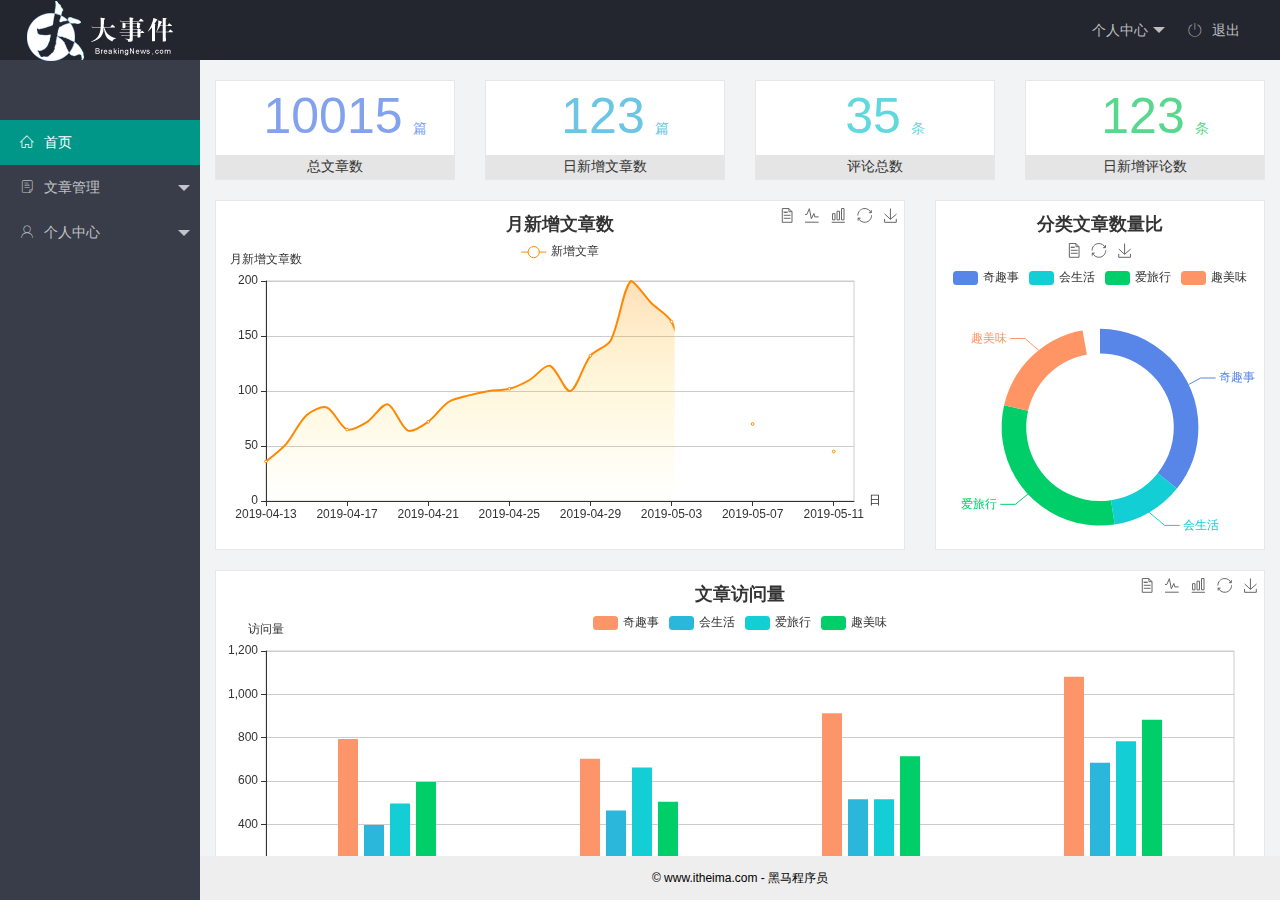
<file: index.html>
<!DOCTYPE html>
<html lang="en">

<head>
    <meta charset="UTF-8">
    <meta http-equiv="X-UA-Compatible" content="IE=edge">
    <meta name="viewport" content="width=device-width, initial-scale=1.0">
    <title>首页</title>
    <link rel="stylesheet" href="./assets/fonts/iconfont.css">
    <link rel="stylesheet" href="./assets/lib/layui/css/layui.css">
    <link rel="stylesheet" href="./assets/css/index.css">
</head>

<body>

    <body class="layui-layout-body">
        <div class="layui-layout layui-layout-admin">
            <div class="layui-header">
                <div class="layui-logo">
                    <img src="../assets/images/logo.png" alt="">
                </div>
                <!-- 顶部右侧导航栏 -->
                <ul class="layui-nav layui-layout-right">
                    <li class="layui-nav-item">
                        <a href="javascript:;">
                            <!-- 图片头像 -->
                            <img class="avater" src="./assets/images/sample.jpg" alt="" style="display: none">
                            <!-- 准备一个默认的字符头像 -->
                            <span class="text-avater" style="display: none">A</span>
                            <!-- 欢迎文字 -->
                            <span class="person-center">个人中心</span>
                        </a>
                        <dl class="layui-nav-child">
                            <dd><a href="./user/base-info.html" target="fm">基本资料</a></dd>
                            <dd><a href="./user/avatar.html" target="fm">更换头像</a></dd>
                            <dd><a href="./user/modify-password.html" target="fm">重置密码</a></dd>
                        </dl>
                    </li>
                    <li class="layui-nav-item"><a href="javascript:;" id='logout'><span class="iconfont icon-tuichu"></span>退出</a></li>
                </ul>
            </div>

            <div class="layui-side layui-bg-black">
                <div class="layui-side-scroll">
                    <!-- 左侧导航区域（可配合layui已有的垂直导航） -->
                    <ul class="layui-nav layui-nav-tree" lay-filter="test" lay-shrink='all'>
                        <li class=" user-info">
                            <!-- 图片头像 -->
                            <img class="avater" src="./assets/images/sample.jpg" alt="" style="display: none">
                            <!-- 准备一个默认的字符头像 -->
                            <span class="text-avater" style="display: none">A</span>
                            <!-- 欢迎文字 -->
                            <span class="nickname" style="display: none">欢迎 xxx</span>
                        </li>
                        <li class="layui-nav-item layui-nav-itemed layui-this">
                            <a class="" href="index.html"><span class="iconfont icon-home"></span>首页</a>
                        </li>
                        <li class="layui-nav-item">
                            <a href="javascript:;"><span class="iconfont icon-16"></span>文章管理</a>
                            <dl class="layui-nav-child">
                                <!-- target 指定在fm这个iframe范围内打开链接 -->
                                <dd><a target="fm" href="./article/category.html"><i class="layui-icon layui-icon-app"></i>文章类别</a></dd>
                                <dd><a target="fm" class="jump-list" href="./article/list.html"><i class="layui-icon layui-icon-app "></i>文章列表</a></dd>
                                <dd><a target='fm' class="jump-edit" href="./article/publish.html"><i class="layui-icon layui-icon-app"></i>发表文章</a></dd>
                            </dl>
                        </li>
                        <li class="layui-nav-item">
                            <a href="javascript:;"><span class="iconfont icon-user"></span>个人中心</a>
                            <dl class="layui-nav-child">
                                <dd><a href="./user/base-info.html" target="fm"><i class="layui-icon layui-icon-app"></i>基本资料</a></dd>
                                <dd><a href="./user/avatar.html" target="fm"><i class="layui-icon layui-icon-app"></i>更换头像</a></dd>
                                <dd><a href="./user/modify-password.html" target="fm"><i class="layui-icon layui-icon-app"></i>重置密码</a></dd>
                            </dl>
                        </li>
                    </ul>
                </div>
            </div>

            <div class="layui-body">
                <!-- 内容主体区域 -->
                <iframe name='fm' src="./home/dashboard.html" frameborder="0"></iframe>
            </div>

            <div class="layui-footer">
                <!-- 底部固定区域 -->
                © www.itheima.com - 黑马程序员
            </div>
        </div>
        </div>




        <script src="./assets/lib/axios.js"></script>
        <script src="./assets/lib/jquery.js"></script>
        <script src="./assets/lib/layui/layui.all.js"></script>
        <script src="./assets/js/commonAPI.js"></script>
        <script src="./assets/js/index.js"></script>
    </body>

</html>
</file>
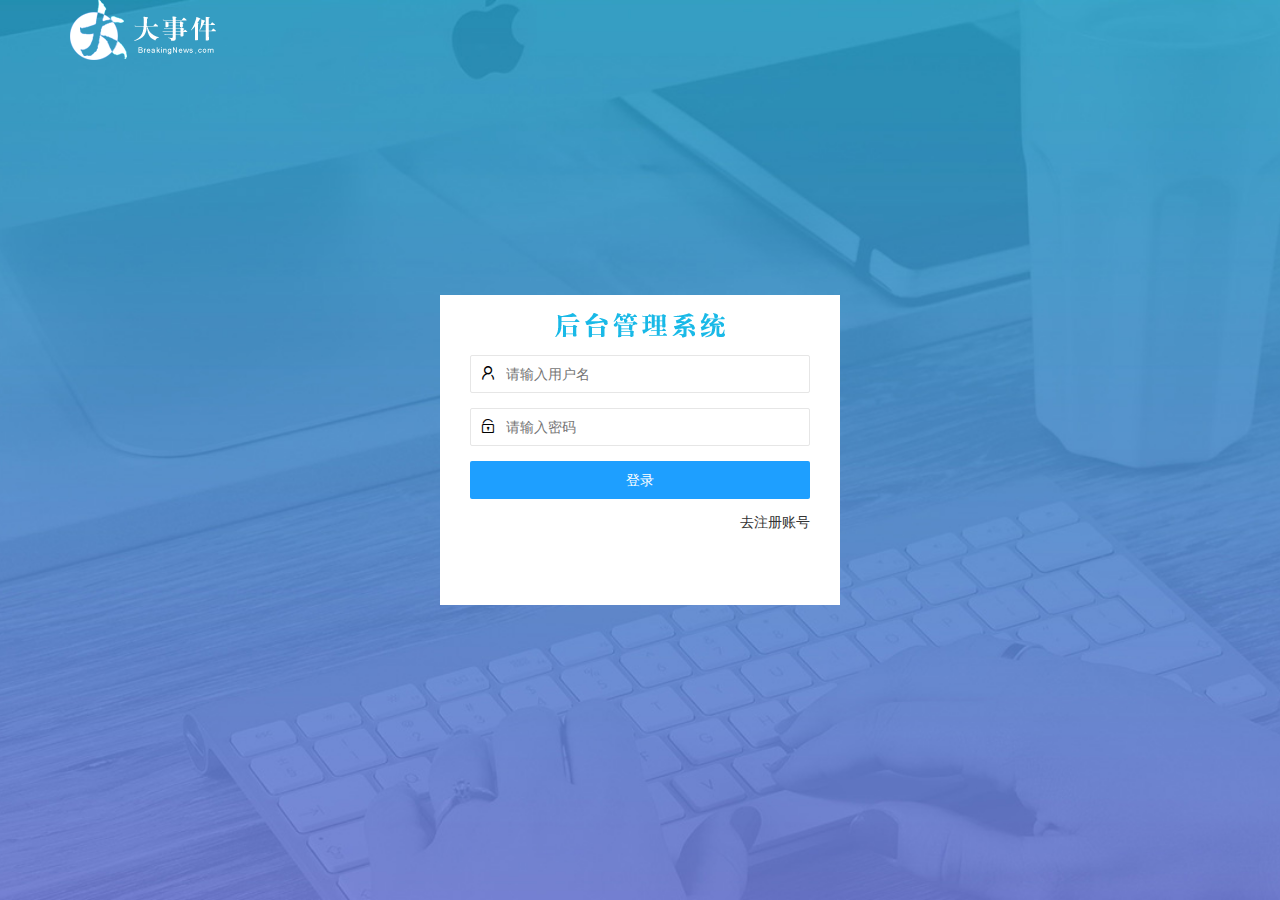
<file: login.html>
<!DOCTYPE html>
<html lang="en">

<head>
    <meta charset="UTF-8">
    <meta http-equiv="X-UA-Compatible" content="IE=edge">
    <meta name="viewport" content="width=device-width, initial-scale=1.0">
    <title>登录</title>
    <link rel="stylesheet" href="./assets/lib/layui/css/layui.css">
    <link rel="stylesheet" href="./assets/css/login.css">
</head>

<body>
    <!-- logo区域 -->
    <div class="layui-main">
        <img src="./assets/images/logo.png" alt="">
    </div>
    <!-- 表单区域 -->
    <div class="loginAndRegBox">
        <div class="title-box"></div>
        <!-- 登录表单 -->
        <form class="layui-form login-form" action="">
            <div class="layui-form-item">
                <i class="layui-icon layui-icon-username"></i>
                <input type="text" name="username" required lay-verify="required" placeholder="请输入用户名" autocomplete="off" class="layui-input">
            </div>
            <div class="layui-form-item">
                <i class="layui-icon layui-icon-password"></i>
                <input type="password" name="password" required lay-verify="required|pass" placeholder="请输入密码" autocomplete="off" class="layui-input">
            </div>
            <div class="layui-form-item">
                <button class="layui-btn layui-btn-fluid layui-btn-normal" lay-submit lay-filter="formDemo">登录</button>
            </div>
            <div class="link">
                <a href="javascript:;">去注册账号</a>
            </div>
        </form>
        <!-- 注册表单 -->
        <form class="layui-form reg-form" action="" style="display: none;">
            <div class="layui-form-item">
                <i class="layui-icon layui-icon-username"></i>
                <input type="text" name="username" required lay-verify="required" placeholder="请输入用户名" autocomplete="off" class="layui-input">
            </div>
            <div class="layui-form-item">
                <i class="layui-icon layui-icon-password"></i>
                <input id="pwd" type="password" name="password" required lay-verify="required|pass" placeholder="请输入密码" autocomplete="off" class="layui-input">
            </div>
            <div class="layui-form-item">
                <i class="layui-icon layui-icon-password"></i>
                <input type="password" required lay-verify="required|pass|samePass" placeholder="再次确认密码" autocomplete="off" class="layui-input">
            </div>
            <div class="layui-form-item">
                <button class="layui-btn layui-btn-fluid layui-btn-normal" lay-submit lay-filter="formDemo">注册</button>
            </div>
            <div class="link">
                <a href="javascript:;">去登录</a>
            </div>
        </form>
    </div>




    <!-- 引入axios.js文件 -->
    <script src="./assets/lib/axios.js"></script>
    <!-- 引用JQ文件 -->
    <script src="./assets/lib/jquery.js"></script>
    <!-- 引用layui的js文件 -->
    <script src="./assets/lib/layui/layui.all.js"></script>
    <!-- 引用全局的api设置文件 -->
    <script src="./assets/js/commonAPI.js"></script>
    <script src="./assets/js/login.js"></script>
</body>

</html>
</file>
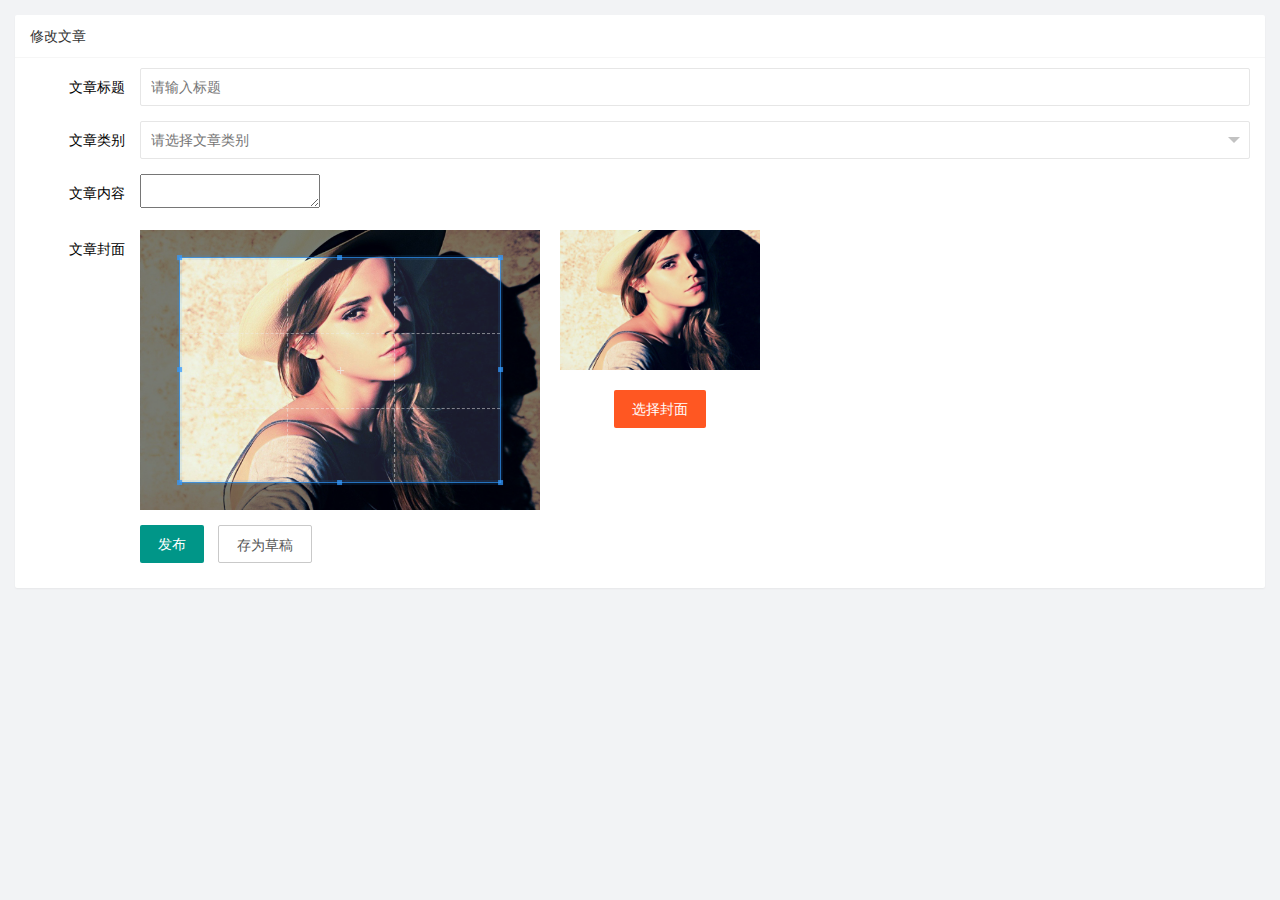
<file: article/edit.html>
<!DOCTYPE html>
<html lang="en">

<head>
    <meta charset="UTF-8">
    <meta http-equiv="X-UA-Compatible" content="IE=edge">
    <meta name="viewport" content="width=device-width, initial-scale=1.0">
    <title>编辑</title>
    <link rel="stylesheet" href="../assets/lib/layui/css/layui.css">
    <link rel="stylesheet" href="../assets/lib/cropper/cropper.css">
    <link rel="stylesheet" href="../assets/lib/cropper/cropper.css">
    <link rel="stylesheet" href="../assets/css/article.css">
</head>

<body>
    <div class="layui-card">
        <!-- 文章标题 -->
        <div class="layui-card-header">修改文章</div>
        <div class="layui-card-body">
            <form class="layui-form publish-form" lay-filter='edit-form' action="">
                <div class="layui-form-item">
                    <label class="layui-form-label">文章标题</label>
                    <div class="layui-input-block">
                        <input type="text" name="title" required lay-verify="required" placeholder="请输入标题" autocomplete="off" class="layui-input">
                    </div>
                </div>
                <!-- 文章类别 -->
                <div class="layui-form-item">
                    <label class="layui-form-label">文章类别</label>
                    <div class="layui-input-block">
                        <!-- select 下拉选择框的值 就是我们选中那项option的value的值 -->
                        <select id='cate-sl' name="cate_id" lay-verify="required">
                        <option value="">请选择文章类别</option>
                      </select>
                    </div>
                </div>

                <!-- 文章内容 -->
                <div class="layui-form-item">
                    <label class="layui-form-label">文章内容</label>
                    <div class="layui-input-block">
                        <!-- 预留一个文本域 用来渲染富文本编辑器 -->
                        <textarea name="content"></textarea>
                    </div>
                </div>
                <!-- 图片裁剪区 -->
                <div class="layui-form-item">
                    <!-- 左侧的 label -->
                    <label class="layui-form-label">文章封面</label>
                    <!-- 选择封面区域 -->
                    <div class="layui-input-block cover-box">
                        <!-- 左侧裁剪区域 -->
                        <div class="cover-left">
                            <img id="image" src="/assets/images/sample2.jpg" alt="" />
                        </div>
                        <!-- 右侧预览区域和选择封面区域 -->
                        <div class="cover-right">
                            <!-- 预览的区域 -->
                            <div class="img-preview"></div>
                            <!-- 选择封面按钮 -->
                            <button id="choose-btn" type="button" class="layui-btn layui-btn-danger">选择封面</button>
                            <input type="file" name="" id="file" accept="image/png,image/gif,image/jpg,image/jpeg" style="display: none;">
                        </div>
                    </div>
                </div>
                <!-- 提交按钮 -->
                <div class="layui-form-item">
                    <div class="layui-input-block last-row">
                        <button data-state="已发布" class="layui-btn" lay-submit lay-filter="formDemo">发布</button>
                        <!-- layui里提交按钮要加lay-submit属性  这里两个按钮都需要提交功能 所以删掉第二个按钮默认的type=reset重置功能  加上lay-submit-->
                        <button data-state="草稿" lay-submit class="layui-btn layui-btn-primary">存为草稿</button>
                    </div>
                </div>
            </form>
        </div>
    </div>














    <script src="../assets/lib/axios.js "></script>
    <script src="../assets/lib/jquery.js "></script>
    <!-- 引用tinymce插件 -->
    <script src="../assets/lib/tinymce/tinymce.min.js"></script>
    <script src="../assets/lib/tinymce/tinymce_setup.js"></script>
    <script src="../assets/lib/cropper/Cropper.js"></script>
    <script src="../assets/lib/cropper/jquery-cropper.js"></script>
    <script src="../assets/lib/layui/layui.all.js "></script>
    <script src="../assets/js/commonAPI.js "></script>
    <script src="../assets/js/article/edit.js "></script>
</body>

</html>
</file>
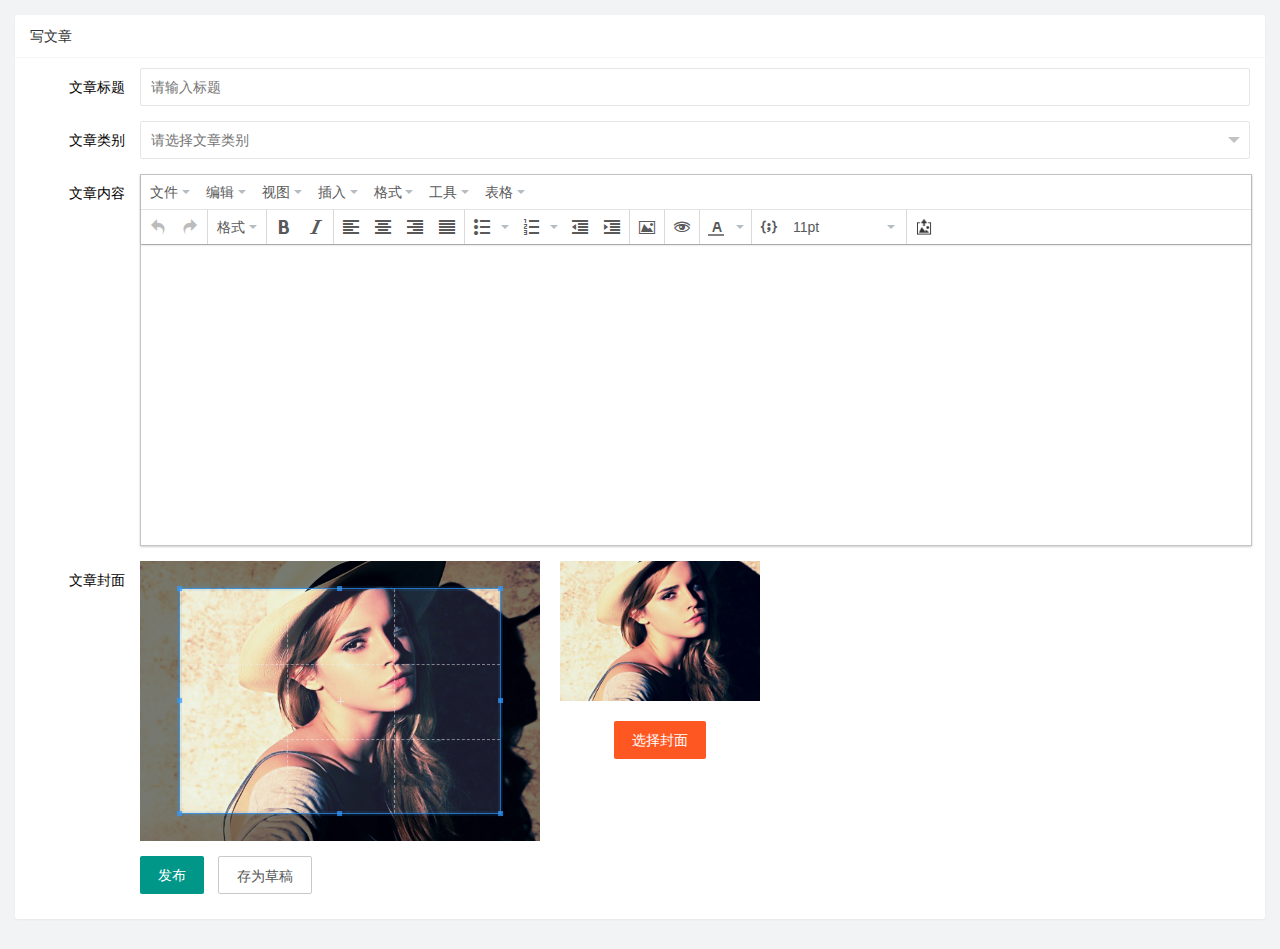
<file: article/publish.html>
<!DOCTYPE html>
<html lang="en">

<head>
    <meta charset="UTF-8">
    <meta http-equiv="X-UA-Compatible" content="IE=edge">
    <meta name="viewport" content="width=device-width, initial-scale=1.0">
    <title>发布文章</title>
    <link rel="stylesheet" href="../assets/lib/layui/css/layui.css">
    <link rel="stylesheet" href="../assets/lib/cropper/cropper.css">
    <link rel="stylesheet" href="../assets/lib/cropper/cropper.css">
    <link rel="stylesheet" href="../assets/css/article.css">
</head>

<body>
    <div class="layui-card">
        <!-- 文章标题 -->
        <div class="layui-card-header">写文章</div>
        <div class="layui-card-body">
            <form class="layui-form publish-form" action="">
                <div class="layui-form-item">
                    <label class="layui-form-label">文章标题</label>
                    <div class="layui-input-block">
                        <input type="text" name="title" required lay-verify="required" placeholder="请输入标题" autocomplete="off" class="layui-input">
                    </div>
                </div>
                <!-- 文章类别 -->
                <div class="layui-form-item">
                    <label class="layui-form-label">文章类别</label>
                    <div class="layui-input-block">
                        <!-- select 下拉选择框的值 就是我们选中那项option的value的值 -->
                        <select id='cate-sl' name="cate_id" lay-verify="required">
                    <option value="">请选择文章类别</option>
                  </select>
                    </div>
                </div>

                <!-- 文章内容 -->
                <div class="layui-form-item">
                    <label class="layui-form-label">文章内容</label>
                    <div class="layui-input-block">
                        <!-- 预留一个文本域 用来渲染富文本编辑器 -->
                        <textarea name="content"></textarea>
                    </div>
                </div>
                <!-- 图片裁剪区 -->
                <div class="layui-form-item">
                    <!-- 左侧的 label -->
                    <label class="layui-form-label">文章封面</label>
                    <!-- 选择封面区域 -->
                    <div class="layui-input-block cover-box">
                        <!-- 左侧裁剪区域 -->
                        <div class="cover-left">
                            <img id="image" src="/assets/images/sample2.jpg" alt="" />
                        </div>
                        <!-- 右侧预览区域和选择封面区域 -->
                        <div class="cover-right">
                            <!-- 预览的区域 -->
                            <div class="img-preview"></div>
                            <!-- 选择封面按钮 -->
                            <button id="choose-btn" type="button" class="layui-btn layui-btn-danger">选择封面</button>
                            <input type="file" name="" id="file" accept="image/png,image/gif,image/jpg,image/jpeg" style="display: none;">
                        </div>
                    </div>
                </div>
                <!-- 提交按钮 -->
                <div class="layui-form-item">
                    <div class="layui-input-block last-row">
                        <button data-state="已发布" class="layui-btn" lay-submit lay-filter="formDemo">发布</button>
                        <!-- layui里提交按钮要加lay-submit属性  这里两个按钮都需要提交功能 所以删掉第二个按钮默认的type=reset重置功能  加上lay-submit-->
                        <button data-state="草稿" lay-submit class="layui-btn layui-btn-primary">存为草稿</button>
                    </div>
                </div>
            </form>
        </div>
    </div>





    <script src="../assets/lib/axios.js "></script>
    <script src="../assets/lib/jquery.js "></script>
    <!-- 引用tinymce插件 -->
    <script src="../assets/lib/tinymce/tinymce.min.js"></script>
    <script src="../assets/lib/tinymce/tinymce_setup.js"></script>
    <script src="../assets/lib/cropper/Cropper.js"></script>
    <script src="../assets/lib/cropper/jquery-cropper.js"></script>
    <script src="../assets/lib/layui/layui.all.js "></script>
    <script src="../assets/js/commonAPI.js "></script>
    <script src="../assets/js/article/publish.js"></script>
</body>

</html>
</file>
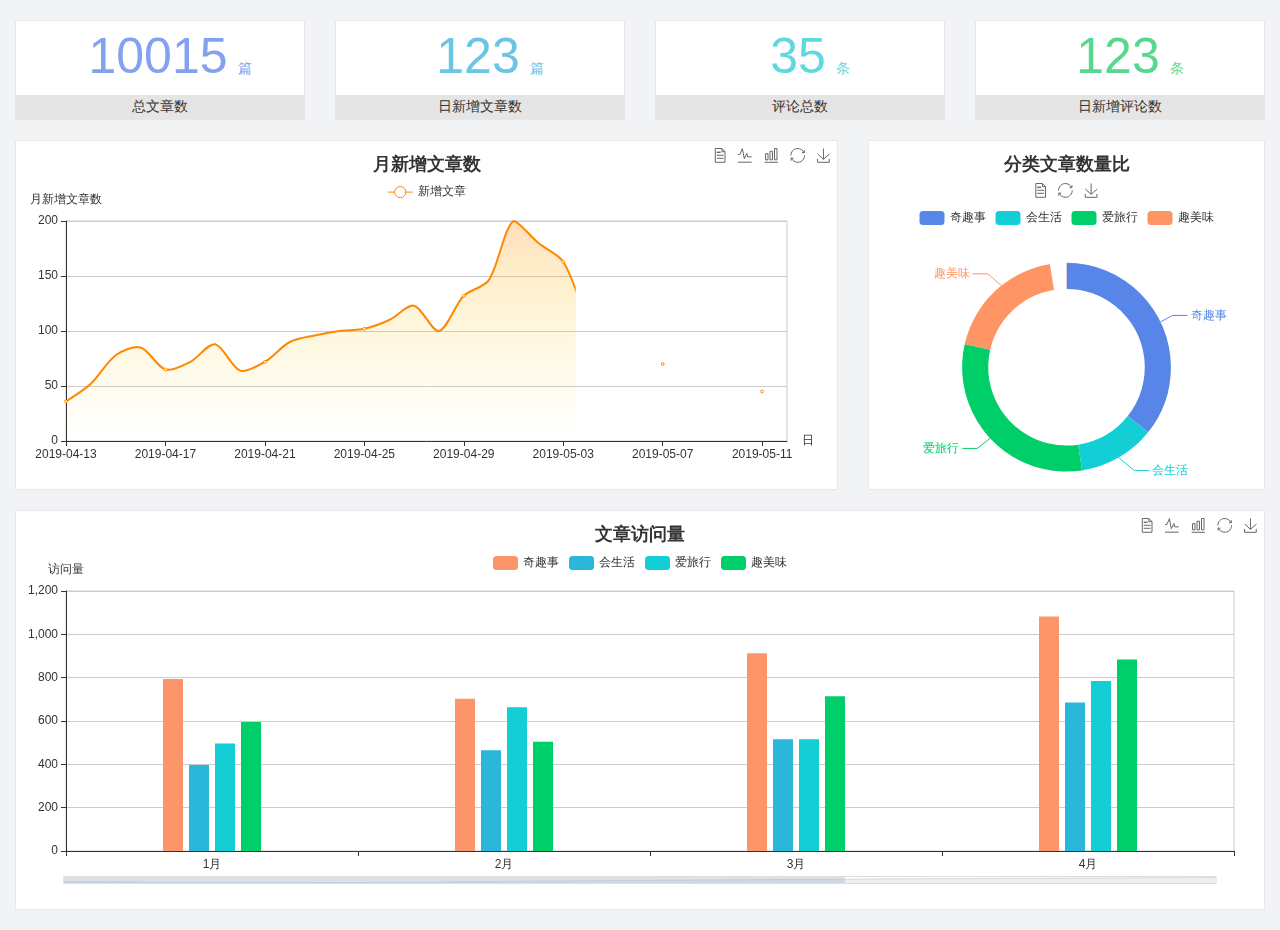
<file: home/dashboard.html>
<!DOCTYPE html>
<html lang="en">

<head>
  <meta charset="UTF-8">
  <meta name="viewport" content="width=device-width, initial-scale=1.0">
  <meta http-equiv="X-UA-Compatible" content="ie=edge">
  <title>图表统计</title>
  <link rel="stylesheet" href="../assets/lib/bootstrap.css" />
  <link rel="stylesheet" href="../assets/lib/main.css" />
  <script src="../assets/lib/jquery.js"></script>
  <script type="text/javascript" src="../assets/lib/echarts.min.js"></script>
</head>

<body>
  <div class="container-fluid">
    <div class="row spannel_list">
      <div class="col-sm-3 col-xs-6">
        <div class="spannel">
          <em>10015</em><span>篇</span>
          <b>总文章数</b>
        </div>
      </div>
      <div class="col-sm-3 col-xs-6">
        <div class="spannel scolor01">
          <em>123</em><span>篇</span>
          <b>日新增文章数</b>
        </div>
      </div>
      <div class="col-sm-3 col-xs-6">
        <div class="spannel scolor02">
          <em>35</em><span>条</span>
          <b>评论总数</b>
        </div>
      </div>
      <div class="col-sm-3 col-xs-6">
        <div class="spannel scolor03">
          <em>123</em><span>条</span>
          <b>日新增评论数</b>
        </div>
      </div>
    </div>
  </div>

  <div class="container-fluid">
    <div class="row curve-pie">
      <div class="col-lg-8 col-md-8">
        <div class="gragh_pannel" id="curve_show"></div>
      </div>
      <div class="col-lg-4 col-md-4">
        <div class="gragh_pannel" id="pie_show"></div>
      </div>
    </div>
  </div>

  <div class="container-fluid">
    <div class="column_pannel" id="column_show"></div>
  </div>

  <script>
    var oChart = echarts.init(document.getElementById('curve_show'));
    var aList_all = [
      { 'count': 36, 'date': '2019-04-13' },
      { 'count': 52, 'date': '2019-04-14' },
      { 'count': 78, 'date': '2019-04-15' },
      { 'count': 85, 'date': '2019-04-16' },
      { 'count': 65, 'date': '2019-04-17' },
      { 'count': 72, 'date': '2019-04-18' },
      { 'count': 88, 'date': '2019-04-19' },
      { 'count': 64, 'date': '2019-04-20' },
      { 'count': 72, 'date': '2019-04-21' },
      { 'count': 90, 'date': '2019-04-22' },
      { 'count': 96, 'date': '2019-04-23' },
      { 'count': 100, 'date': '2019-04-24' },
      { 'count': 102, 'date': '2019-04-25' },
      { 'count': 110, 'date': '2019-04-26' },
      { 'count': 123, 'date': '2019-04-27' },
      { 'count': 100, 'date': '2019-04-28' },
      { 'count': 132, 'date': '2019-04-29' },
      { 'count': 146, 'date': '2019-04-30' },
      { 'count': 200, 'date': '2019-05-01' },
      { 'count': 180, 'date': '2019-05-02' },
      { 'count': 163, 'date': '2019-05-03' },
      { 'count': 110, 'date': '2019-05-04' },
      { 'count': 80, 'date': '2019-05-05' },
      { 'count': 82, 'date': '2019-05-06' },
      { 'count': 70, 'date': '2019-05-07' },
      { 'count': 65, 'date': '2019-05-08' },
      { 'count': 54, 'date': '2019-05-09' },
      { 'count': 40, 'date': '2019-05-10' },
      { 'count': 45, 'date': '2019-05-11' },
      { 'count': 38, 'date': '2019-05-12' },
    ];

    let aCount = [];
    let aDate = [];

    for (var i = 0; i < aList_all.length; i++) {
      aCount.push(aList_all[i].count);
      aDate.push(aList_all[i].date);
    }

    var chartopt = {
      title: {
        text: '月新增文章数',
        left: 'center',
        top: '10'
      },
      tooltip: {
        trigger: 'axis'
      },
      legend: {
        data: ['新增文章'],
        top: '40'
      },
      toolbox: {
        show: true,
        feature: {
          mark: { show: true },
          dataView: { show: true, readOnly: false },
          magicType: { show: true, type: ['line', 'bar'] },
          restore: { show: true },
          saveAsImage: { show: true }
        }
      },
      calculable: true,
      xAxis: [
        {
          name: '日',
          type: 'category',
          boundaryGap: false,
          data: aDate
        }
      ],
      yAxis: [
        {
          name: '月新增文章数',
          type: 'value'
        }
      ],
      series: [
        {
          name: '新增文章',
          type: 'line',
          smooth: true,
          itemStyle: { normal: { areaStyle: { type: 'default' }, color: '#f80' }, lineStyle: { color: '#f80' } },
          data: aCount
        }],
      areaStyle: {
        normal: {
          color: new echarts.graphic.LinearGradient(0, 0, 0, 1, [{
            offset: 0,
            color: 'rgba(255,136,0,0.39)'
          }, {
            offset: .34,
            color: 'rgba(255,180,0,0.25)'
          }, {
            offset: 1,
            color: 'rgba(255,222,0,0.00)'
          }])

        }
      },
      grid: {
        show: true,
        x: 50,
        x2: 50,
        y: 80,
        height: 220
      }
    };

    oChart.setOption(chartopt);


    var oPie = echarts.init(document.getElementById('pie_show'));
    var oPieopt =
    {
      title: {
        top: 10,
        text: '分类文章数量比',
        x: 'center'
      },
      tooltip: {
        trigger: 'item',
        formatter: "{a} <br/>{b} : {c} ({d}%)"
      },
      color: ['#5885e8', '#13cfd5', '#00ce68', '#ff9565'],
      legend: {
        x: 'center',
        top: 65,
        data: ['奇趣事', '会生活', '爱旅行', '趣美味']
      },
      toolbox: {
        show: true,
        x: 'center',
        top: 35,
        feature: {
          mark: { show: true },
          dataView: { show: true, readOnly: false },
          magicType: {
            show: true,
            type: ['pie', 'funnel'],
            option: {
              funnel: {
                x: '25%',
                width: '50%',
                funnelAlign: 'left',
                max: 1548
              }
            }
          },
          restore: { show: true },
          saveAsImage: { show: true }
        }
      },
      calculable: true,
      series: [
        {
          name: '访问来源',
          type: 'pie',
          radius: ['45%', '60%'],
          center: ['50%', '65%'],
          data: [
            { value: 300, name: '奇趣事' },
            { value: 100, name: '会生活' },
            { value: 260, name: '爱旅行' },
            { value: 180, name: '趣美味' }
          ]
        }
      ]
    };
    oPie.setOption(oPieopt);



    var oColumn = this.echarts.init(document.getElementById('column_show'));
    var oColumnopt =
    {
      title: {
        text: '文章访问量',
        left: 'center',
        top: '10'
      },
      tooltip: {
        trigger: 'axis'
      },
      legend: {
        data: ['奇趣事', '会生活', '爱旅行', '趣美味'],
        top: '40'
      },
      toolbox: {
        show: true,
        feature: {
          mark: { show: true },
          dataView: { show: true, readOnly: false },
          magicType: { show: true, type: ['line', 'bar'] },
          restore: { show: true },
          saveAsImage: { show: true }
        }
      },
      calculable: true,
      xAxis: [
        {
          type: 'category',
          data: ['1月', '2月', '3月', '4月', '5月']
        }
      ],
      yAxis: [
        {
          name: '访问量',
          type: 'value'
        }
      ],
      series: [
        {
          name: '奇趣事',
          type: 'bar',
          barWidth: 20,
          itemStyle: {
            normal: { areaStyle: { type: 'default' }, color: '#fd956a' }
          },
          data: [800, 708, 920, 1090, 1200]
        },
        {
          name: '会生活',
          type: 'bar',
          barWidth: 20,
          itemStyle: {
            normal: { areaStyle: { type: 'default' }, color: '#2bb6db' }
          },
          data: [400, 468, 520, 690, 800]
        },
        {
          name: '爱旅行',
          type: 'bar',
          barWidth: 20,
          itemStyle: {
            normal: { areaStyle: { type: 'default' }, color: '#13cfd5' }
          },
          data: [500, 668, 520, 790, 900]
        },
        {
          name: '趣美味',
          type: 'bar',
          barWidth: 20,
          itemStyle: {
            normal: { areaStyle: { type: 'default' }, color: '#00ce68' }
          },
          data: [600, 508, 720, 890, 1000]
        }
      ],
      grid: {
        show: true,
        x: 50,
        x2: 30,
        y: 80,
        height: 260
      },
      dataZoom: [//给x轴设置滚动条
        {
          start: 0,//默认为0
          end: 100 - 1000 / 31,//默认为100
          type: 'slider',
          show: true,
          xAxisIndex: [0],
          handleSize: 0,//滑动条的 左右2个滑动条的大小
          height: 8,//组件高度
          left: 45, //左边的距离
          right: 50,//右边的距离
          bottom: 26,//右边的距离
          handleColor: '#ddd',//h滑动图标的颜色
          handleStyle: {
            borderColor: "#cacaca",
            borderWidth: "1",
            shadowBlur: 2,
            background: "#ddd",
            shadowColor: "#ddd",
          }
        }]
    };
    oColumn.setOption(oColumnopt);
  </script>
</body>

</html>
</file>
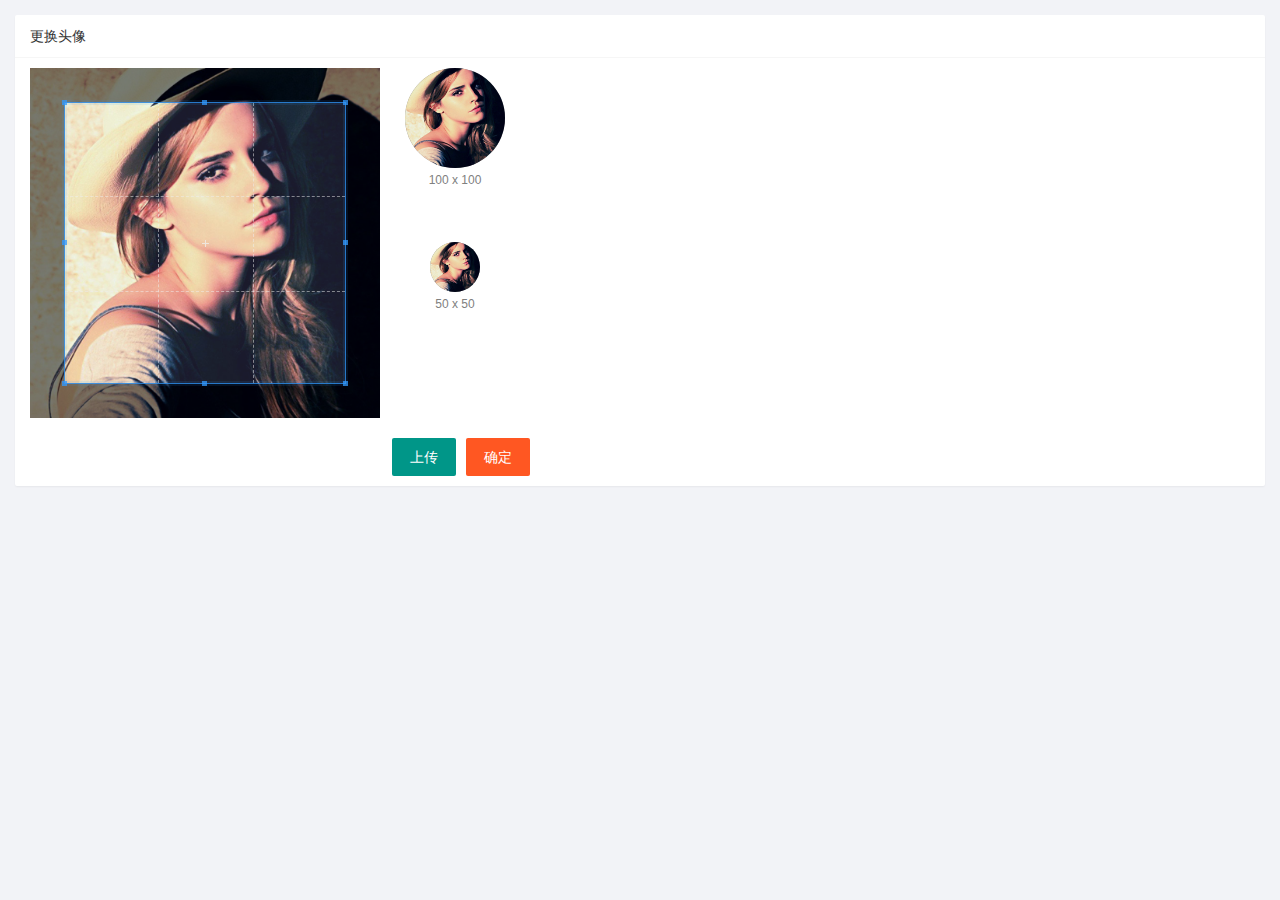
<file: user/avatar.html>
<!DOCTYPE html>
<html lang="en">

<head>
    <meta charset="UTF-8">
    <meta http-equiv="X-UA-Compatible" content="IE=edge">
    <meta name="viewport" content="width=device-width, initial-scale=1.0">
    <title>更改头像</title>
    <link rel="stylesheet" href="../assets/fonts/iconfont.css">
    <link rel="stylesheet" href="../assets/lib/layui/css/layui.css">
    <link rel="stylesheet" href="../assets/lib/cropper/cropper.css">
    <link rel="stylesheet" href="../assets/css/user.css">
</head>

<body>
    <div class="layui-card">
        <div class="layui-card-header">更换头像</div>
        <div class="layui-card-body">
            <!-- 第一行的图片裁剪和预览区域 -->
            <div class="row1">
                <!-- 图片裁剪区域 -->
                <div class="cropper-box">
                    <!-- 这个 img 标签很重要，将来会把它初始化为裁剪区域 -->
                    <img id="image" src="/assets/images/sample.jpg" />
                </div>
                <!-- 图片的预览区域 -->
                <div class="preview-box">
                    <div>
                        <!-- 宽高为 100px 的预览区域 -->
                        <div class="img-preview w100"></div>
                        <p class="size">100 x 100</p>
                    </div>
                    <div>
                        <!-- 宽高为 50px 的预览区域 -->
                        <div class="img-preview w50"></div>
                        <p class="size">50 x 50</p>
                    </div>
                </div>
            </div>
            <!-- 第二行的按钮区域 -->
            <div class="row2">
                <!--手动创建一个 文件选择框  隐藏掉-->
                <input type="file" name="" id="file" style="display:none">
                <button type="button" id="upload-btn" class="layui-btn">上传</button>
                <button type="button" id="save-btn" class="layui-btn layui-btn-danger">确定</button>
            </div>
        </div>
    </div>








    <script src="../assets/lib/axios.js"></script>
    <script src="../assets/lib/jquery.js"></script>
    <script src="../assets/lib/cropper/Cropper.js"></script>
    <script src="../assets/lib/cropper/jquery-cropper.js"></script>
    <script src="../assets/lib/layui/layui.all.js"></script>
    <script src="../assets/js/commonAPI.js"></script>
    <script src="../assets/js/user/avatar.js"></script>
</body>

</html>
</file>
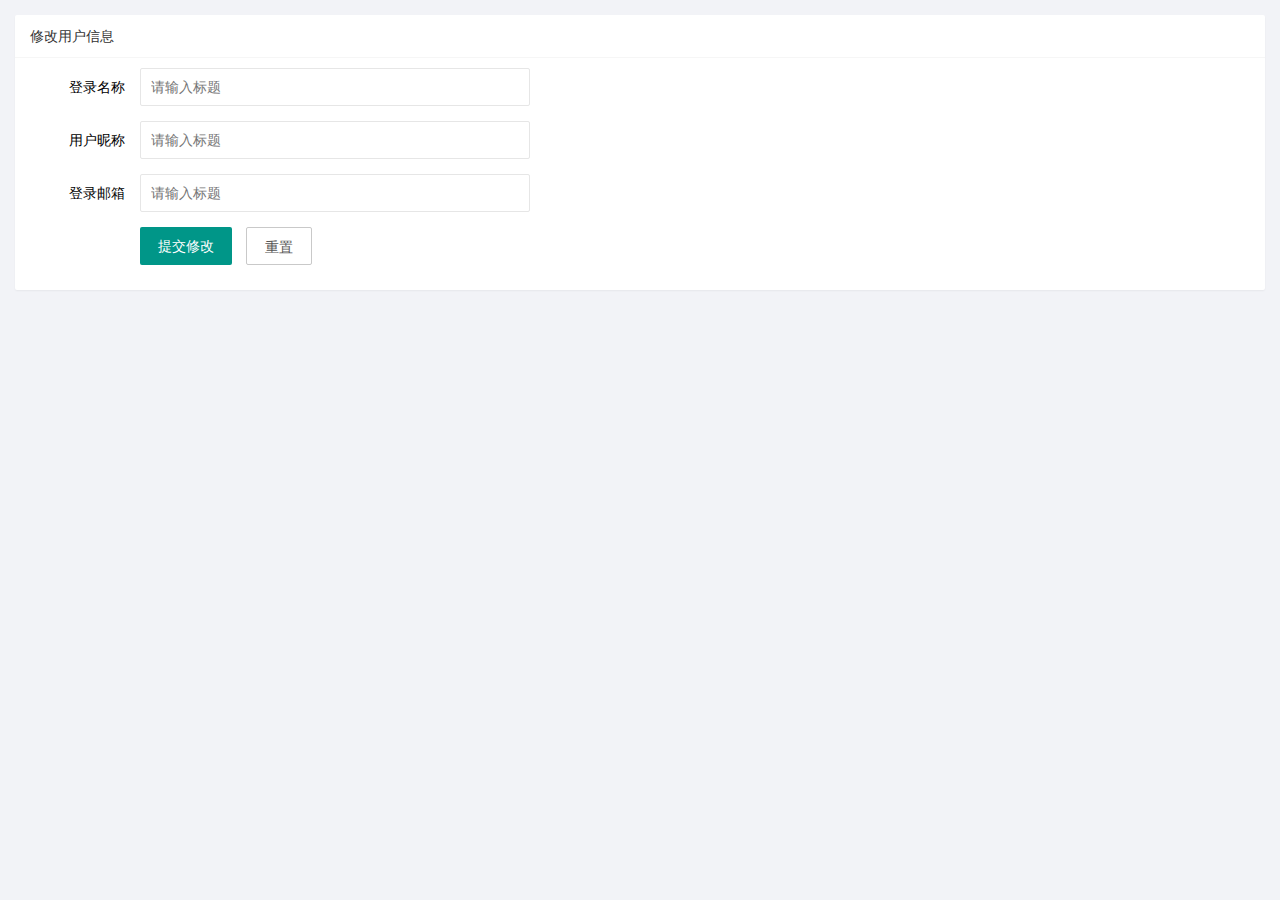
<file: user/base-info.html>
<!DOCTYPE html>
<html lang="en">

<head>
    <meta charset="UTF-8">
    <meta http-equiv="X-UA-Compatible" content="IE=edge">
    <meta name="viewport" content="width=device-width, initial-scale=1.0">
    <title>个人资料</title>
    <!-- 引入字体图标 -->
    <link rel="stylesheet" href="../assets/fonts/iconfont.css">
    <link rel="stylesheet" href="../assets/lib/layui/css/layui.css">
    <link rel="stylesheet" href="../assets/css/user.css">
</head>

<body>

    <div class="layui-card">
        <div class="layui-card-header">修改用户信息</div>
        <div class="layui-card-body">
            <form class="layui-form base-info-form" action="" lay-filter="edit-userinfo">
                <div class="layui-form-item">
                    <label class="layui-form-label">登录名称</label>
                    <div class="layui-input-block">
                        <input type="text" readonly name="username" required lay-verify="required" placeholder="请输入标题" autocomplete="off" class="layui-input">
                    </div>
                </div>
                <div class="layui-form-item">
                    <label class="layui-form-label">用户昵称</label>
                    <div class="layui-input-block">
                        <input type="text" name="nickname" required lay-verify="required|nick" placeholder="请输入标题" autocomplete="off" class="layui-input">
                    </div>
                </div>
                <div class="layui-form-item">
                    <label class="layui-form-label">登录邮箱</label>
                    <div class="layui-input-block">
                        <input type="text" name="email" required lay-verify="required|email" placeholder="请输入标题" autocomplete="off" class="layui-input">
                    </div>
                </div>
                <!-- id 输入框  隐藏域 -->
                <input type="hidden" name="id" id="">
                <div class="layui-form-item">
                    <div class="layui-input-block">
                        <button class="layui-btn" lay-submit lay-filter="formDemo">提交修改</button>
                        <button type="reset" id="reset-btn" class="layui-btn layui-btn-primary">重置</button>
                    </div>
                </div>
            </form>
        </div>
    </div>








    <script src="../assets/lib/axios.js"></script>
    <script src="../assets/lib/jquery.js"></script>
    <script src="../assets/lib/layui/layui.all.js"></script>
    <script src="../assets/js/commonAPI.js"></script>
    <script src="../assets/js/user/base-info.js"></script>
</body>

</html>
</file>
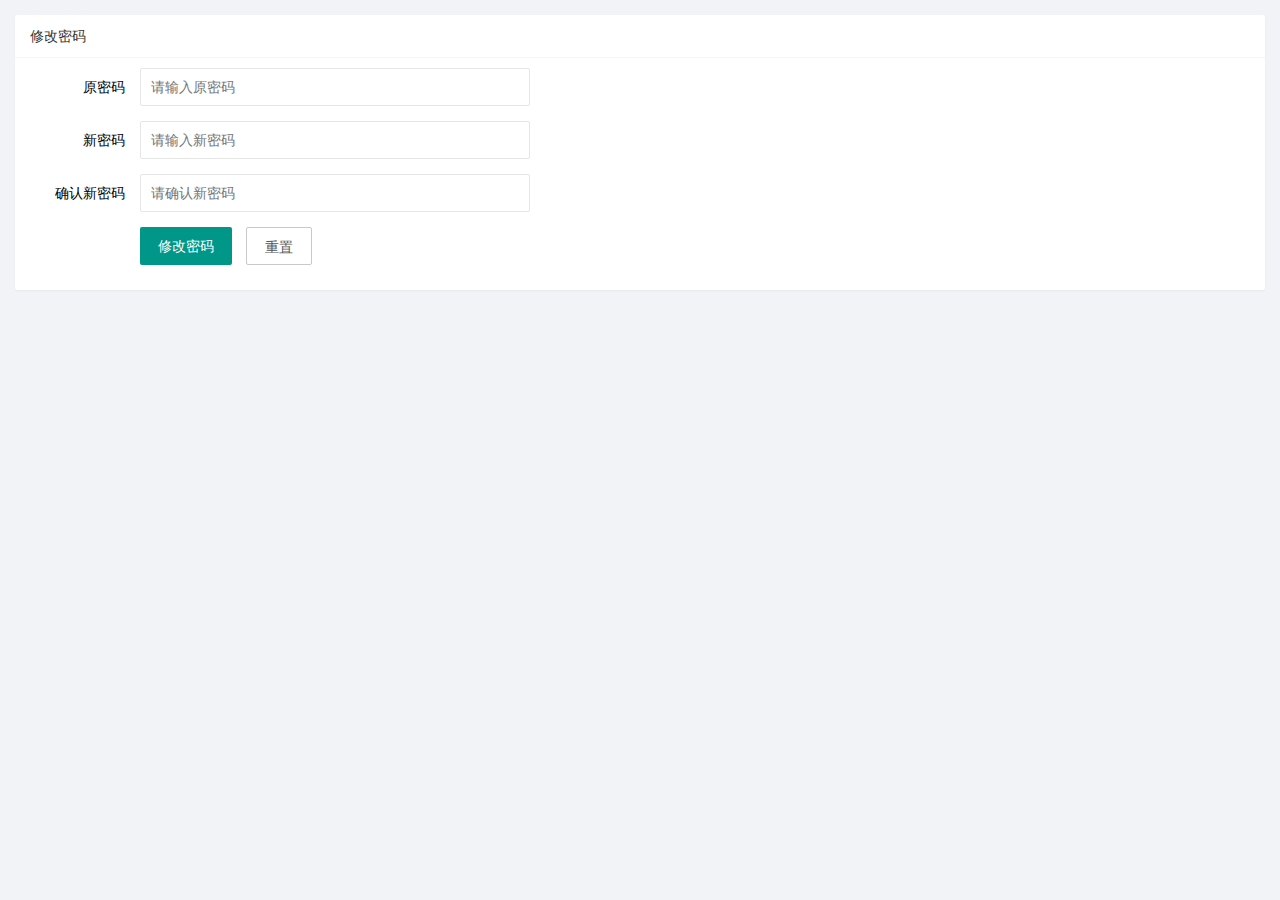
<file: user/modify-password.html>
<!DOCTYPE html>
<html lang="en">

<head>
    <meta charset="UTF-8">
    <meta http-equiv="X-UA-Compatible" content="IE=edge">
    <meta name="viewport" content="width=device-width, initial-scale=1.0">
    <title>修改密码</title>
    <link rel="stylesheet" href="../assets/fonts/iconfont.css">
    <link rel="stylesheet" href="../assets/lib/layui/css/layui.css">
    <link rel="stylesheet" href="../assets/css/user.css">
</head>

<body>
    <div class="layui-card">
        <div class="layui-card-header">修改密码</div>
        <div class="layui-card-body">
            <form class="layui-form" action="">
                <div class="layui-form-item">
                    <label class="layui-form-label">原密码</label>
                    <div class="layui-input-block">
                        <input type="password" name="oldPwd" required lay-verify="required|pass" placeholder="请输入原密码" autocomplete="off" class="layui-input">
                    </div>
                </div>
                <div class="layui-form-item">
                    <label class="layui-form-label">新密码</label>
                    <div class="layui-input-block">
                        <input type="password" id="newPwd" name="newPwd" required lay-verify="required|pass" placeholder="请输入新密码" autocomplete="off" class="layui-input">
                    </div>
                </div>
                <div class="layui-form-item">
                    <label class="layui-form-label">确认新密码</label>
                    <div class="layui-input-block">
                        <input type="password" name="" required lay-verify="required|pass|confirmPass" placeholder="请确认新密码" autocomplete="off" class="layui-input">
                    </div>
                </div>
                <div class="layui-form-item">
                    <div class="layui-input-block">
                        <button class="layui-btn" lay-submit lay-filter="formDemo">修改密码</button>
                        <button type="reset" class="layui-btn layui-btn-primary">重置</button>
                    </div>
                </div>
            </form>
        </div>

    </div>
    </div>










    <script src="../assets/lib/axios.js"></script>
    <script src="../assets/lib/jquery.js"></script>
    <script src="../assets/lib/layui/layui.all.js"></script>
    <script src="../assets/js/commonAPI.js"></script>
    <script src="../assets/js/user/modify-password.js"></script>
</body>

</html>
</file>
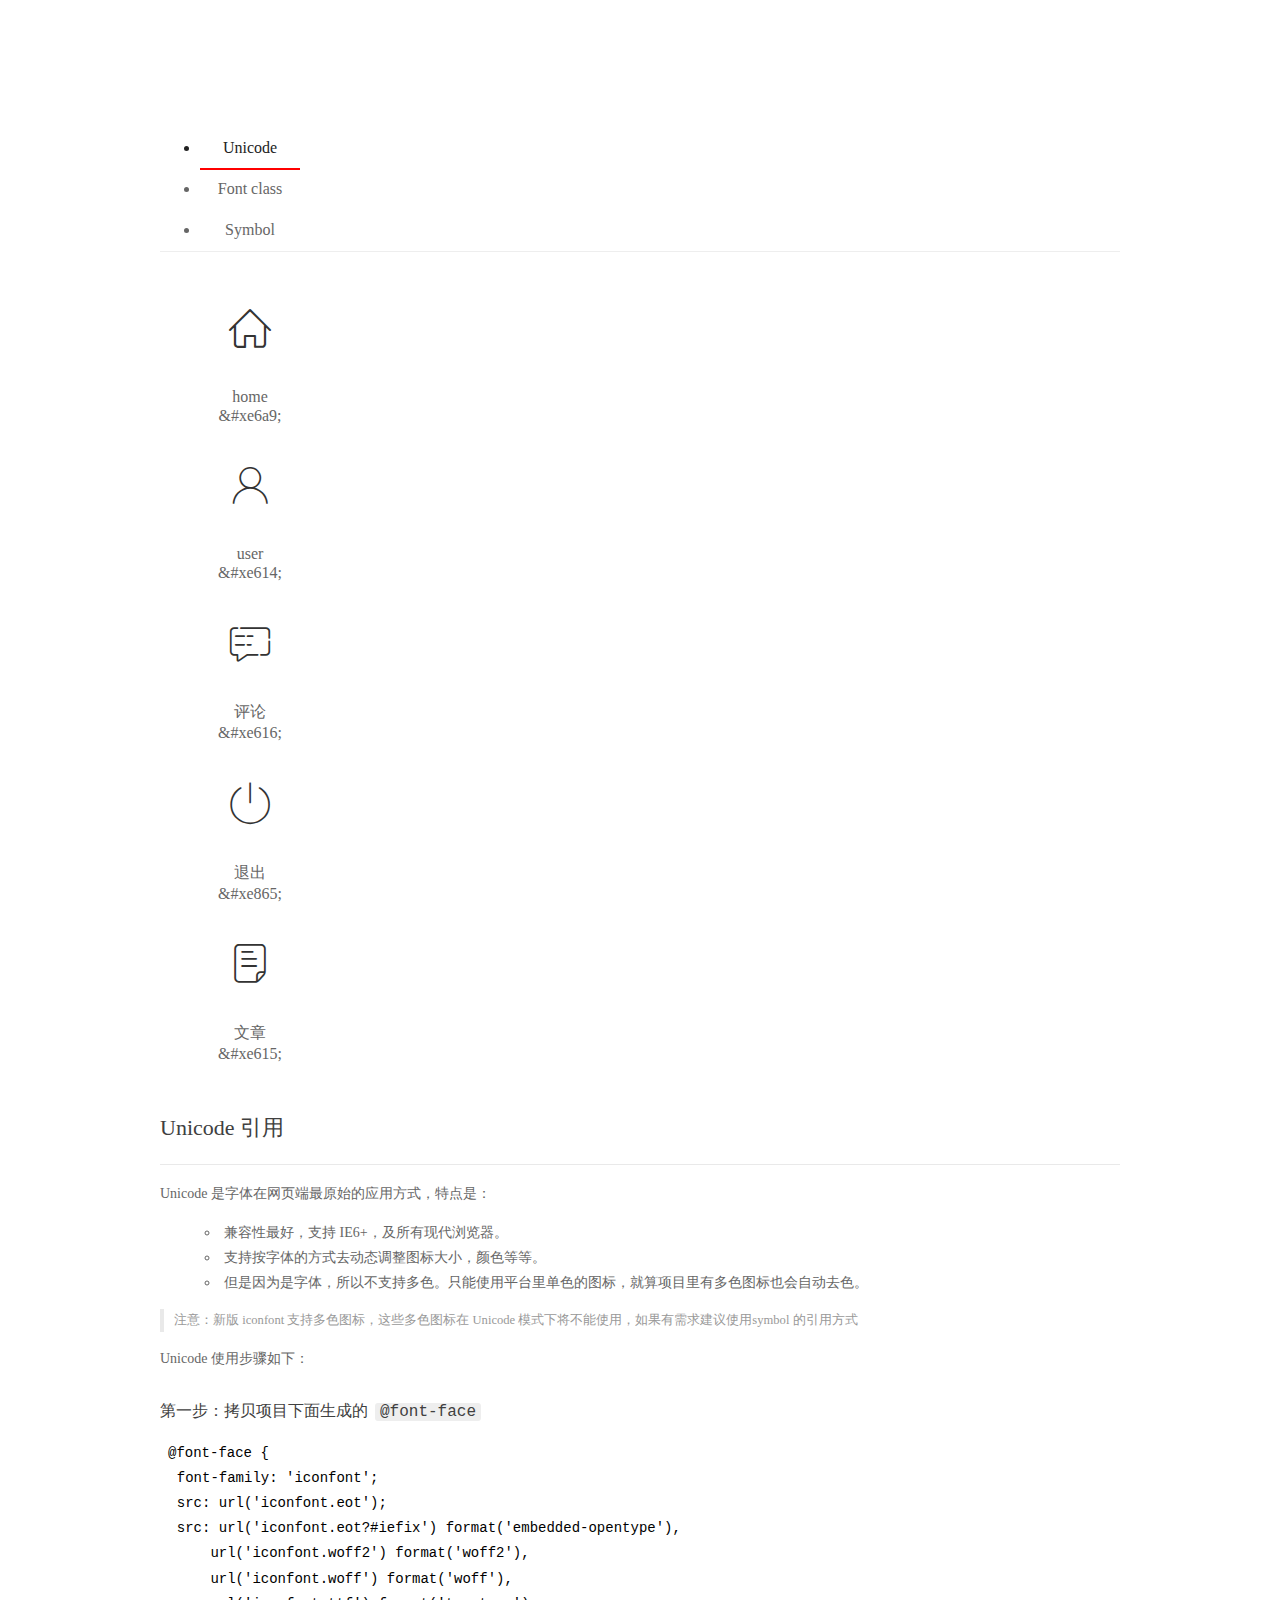
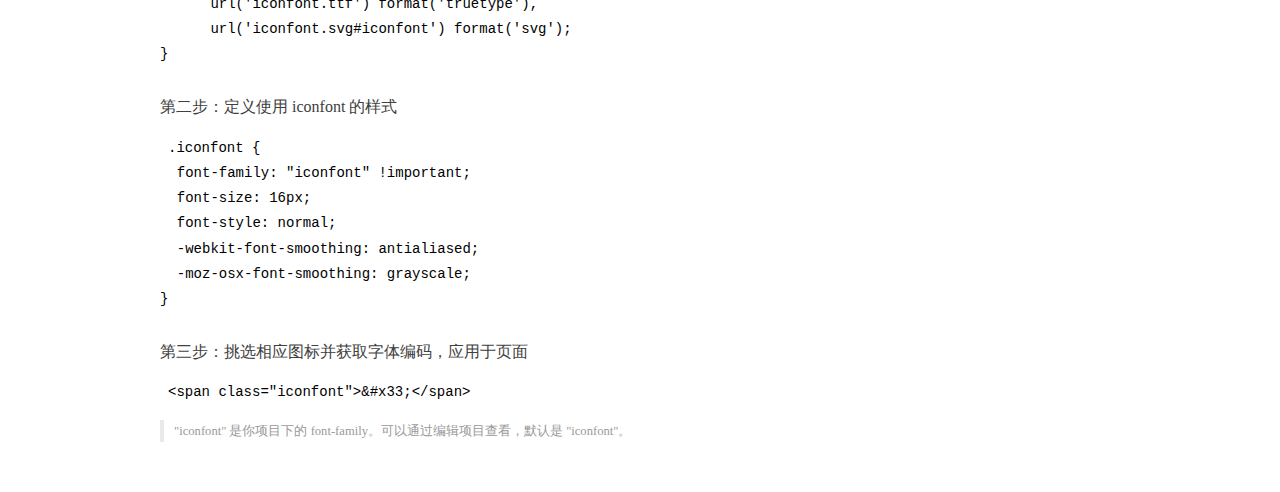
<file: assets/fonts/demo_index.html>
<!DOCTYPE html>
<html>
<head>
  <meta charset="utf-8"/>
  <title>IconFont Demo</title>
  <link rel="shortcut icon" href="https://gtms04.alicdn.com/tps/i4/TB1_oz6GVXXXXaFXpXXJDFnIXXX-64-64.ico" type="image/x-icon"/>
  <link rel="stylesheet" href="https://g.alicdn.com/thx/cube/1.3.2/cube.min.css">
  <link rel="stylesheet" href="demo.css">
  <link rel="stylesheet" href="iconfont.css">
  <script src="iconfont.js"></script>
  <!-- jQuery -->
  <script src="https://a1.alicdn.com/oss/uploads/2018/12/26/7bfddb60-08e8-11e9-9b04-53e73bb6408b.js"></script>
  <!-- 代码高亮 -->
  <script src="https://a1.alicdn.com/oss/uploads/2018/12/26/a3f714d0-08e6-11e9-8a15-ebf944d7534c.js"></script>
</head>
<body>
  <div class="main">
    <h1 class="logo"><a href="https://www.iconfont.cn/" title="iconfont 首页" target="_blank">&#xe86b;</a></h1>
    <div class="nav-tabs">
      <ul id="tabs" class="dib-box">
        <li class="dib active"><span>Unicode</span></li>
        <li class="dib"><span>Font class</span></li>
        <li class="dib"><span>Symbol</span></li>
      </ul>
      
    </div>
    <div class="tab-container">
      <div class="content unicode" style="display: block;">
          <ul class="icon_lists dib-box">
          
            <li class="dib">
              <span class="icon iconfont">&#xe6a9;</span>
                <div class="name">home</div>
                <div class="code-name">&amp;#xe6a9;</div>
              </li>
          
            <li class="dib">
              <span class="icon iconfont">&#xe614;</span>
                <div class="name">user</div>
                <div class="code-name">&amp;#xe614;</div>
              </li>
          
            <li class="dib">
              <span class="icon iconfont">&#xe616;</span>
                <div class="name">评论</div>
                <div class="code-name">&amp;#xe616;</div>
              </li>
          
            <li class="dib">
              <span class="icon iconfont">&#xe865;</span>
                <div class="name">退出</div>
                <div class="code-name">&amp;#xe865;</div>
              </li>
          
            <li class="dib">
              <span class="icon iconfont">&#xe615;</span>
                <div class="name">文章</div>
                <div class="code-name">&amp;#xe615;</div>
              </li>
          
          </ul>
          <div class="article markdown">
          <h2 id="unicode-">Unicode 引用</h2>
          <hr>

          <p>Unicode 是字体在网页端最原始的应用方式，特点是：</p>
          <ul>
            <li>兼容性最好，支持 IE6+，及所有现代浏览器。</li>
            <li>支持按字体的方式去动态调整图标大小，颜色等等。</li>
            <li>但是因为是字体，所以不支持多色。只能使用平台里单色的图标，就算项目里有多色图标也会自动去色。</li>
          </ul>
          <blockquote>
            <p>注意：新版 iconfont 支持多色图标，这些多色图标在 Unicode 模式下将不能使用，如果有需求建议使用symbol 的引用方式</p>
          </blockquote>
          <p>Unicode 使用步骤如下：</p>
          <h3 id="-font-face">第一步：拷贝项目下面生成的 <code>@font-face</code></h3>
<pre><code class="language-css"
>@font-face {
  font-family: 'iconfont';
  src: url('iconfont.eot');
  src: url('iconfont.eot?#iefix') format('embedded-opentype'),
      url('iconfont.woff2') format('woff2'),
      url('iconfont.woff') format('woff'),
      url('iconfont.ttf') format('truetype'),
      url('iconfont.svg#iconfont') format('svg');
}
</code></pre>
          <h3 id="-iconfont-">第二步：定义使用 iconfont 的样式</h3>
<pre><code class="language-css"
>.iconfont {
  font-family: "iconfont" !important;
  font-size: 16px;
  font-style: normal;
  -webkit-font-smoothing: antialiased;
  -moz-osx-font-smoothing: grayscale;
}
</code></pre>
          <h3 id="-">第三步：挑选相应图标并获取字体编码，应用于页面</h3>
<pre>
<code class="language-html"
>&lt;span class="iconfont"&gt;&amp;#x33;&lt;/span&gt;
</code></pre>
          <blockquote>
            <p>"iconfont" 是你项目下的 font-family。可以通过编辑项目查看，默认是 "iconfont"。</p>
          </blockquote>
          </div>
      </div>
      <div class="content font-class">
        <ul class="icon_lists dib-box">
          
          <li class="dib">
            <span class="icon iconfont icon-home"></span>
            <div class="name">
              home
            </div>
            <div class="code-name">.icon-home
            </div>
          </li>
          
          <li class="dib">
            <span class="icon iconfont icon-user"></span>
            <div class="name">
              user
            </div>
            <div class="code-name">.icon-user
            </div>
          </li>
          
          <li class="dib">
            <span class="icon iconfont icon-pinglun"></span>
            <div class="name">
              评论
            </div>
            <div class="code-name">.icon-pinglun
            </div>
          </li>
          
          <li class="dib">
            <span class="icon iconfont icon-tuichu"></span>
            <div class="name">
              退出
            </div>
            <div class="code-name">.icon-tuichu
            </div>
          </li>
          
          <li class="dib">
            <span class="icon iconfont icon-16"></span>
            <div class="name">
              文章
            </div>
            <div class="code-name">.icon-16
            </div>
          </li>
          
        </ul>
        <div class="article markdown">
        <h2 id="font-class-">font-class 引用</h2>
        <hr>

        <p>font-class 是 Unicode 使用方式的一种变种，主要是解决 Unicode 书写不直观，语意不明确的问题。</p>
        <p>与 Unicode 使用方式相比，具有如下特点：</p>
        <ul>
          <li>兼容性良好，支持 IE8+，及所有现代浏览器。</li>
          <li>相比于 Unicode 语意明确，书写更直观。可以很容易分辨这个 icon 是什么。</li>
          <li>因为使用 class 来定义图标，所以当要替换图标时，只需要修改 class 里面的 Unicode 引用。</li>
          <li>不过因为本质上还是使用的字体，所以多色图标还是不支持的。</li>
        </ul>
        <p>使用步骤如下：</p>
        <h3 id="-fontclass-">第一步：引入项目下面生成的 fontclass 代码：</h3>
<pre><code class="language-html">&lt;link rel="stylesheet" href="./iconfont.css"&gt;
</code></pre>
        <h3 id="-">第二步：挑选相应图标并获取类名，应用于页面：</h3>
<pre><code class="language-html">&lt;span class="iconfont icon-xxx"&gt;&lt;/span&gt;
</code></pre>
        <blockquote>
          <p>"
            iconfont" 是你项目下的 font-family。可以通过编辑项目查看，默认是 "iconfont"。</p>
        </blockquote>
      </div>
      </div>
      <div class="content symbol">
          <ul class="icon_lists dib-box">
          
            <li class="dib">
                <svg class="icon svg-icon" aria-hidden="true">
                  <use xlink:href="#icon-home"></use>
                </svg>
                <div class="name">home</div>
                <div class="code-name">#icon-home</div>
            </li>
          
            <li class="dib">
                <svg class="icon svg-icon" aria-hidden="true">
                  <use xlink:href="#icon-user"></use>
                </svg>
                <div class="name">user</div>
                <div class="code-name">#icon-user</div>
            </li>
          
            <li class="dib">
                <svg class="icon svg-icon" aria-hidden="true">
                  <use xlink:href="#icon-pinglun"></use>
                </svg>
                <div class="name">评论</div>
                <div class="code-name">#icon-pinglun</div>
            </li>
          
            <li class="dib">
                <svg class="icon svg-icon" aria-hidden="true">
                  <use xlink:href="#icon-tuichu"></use>
                </svg>
                <div class="name">退出</div>
                <div class="code-name">#icon-tuichu</div>
            </li>
          
            <li class="dib">
                <svg class="icon svg-icon" aria-hidden="true">
                  <use xlink:href="#icon-16"></use>
                </svg>
                <div class="name">文章</div>
                <div class="code-name">#icon-16</div>
            </li>
          
          </ul>
          <div class="article markdown">
          <h2 id="symbol-">Symbol 引用</h2>
          <hr>

          <p>这是一种全新的使用方式，应该说这才是未来的主流，也是平台目前推荐的用法。相关介绍可以参考这篇<a href="">文章</a>
            这种用法其实是做了一个 SVG 的集合，与另外两种相比具有如下特点：</p>
          <ul>
            <li>支持多色图标了，不再受单色限制。</li>
            <li>通过一些技巧，支持像字体那样，通过 <code>font-size</code>, <code>color</code> 来调整样式。</li>
            <li>兼容性较差，支持 IE9+，及现代浏览器。</li>
            <li>浏览器渲染 SVG 的性能一般，还不如 png。</li>
          </ul>
          <p>使用步骤如下：</p>
          <h3 id="-symbol-">第一步：引入项目下面生成的 symbol 代码：</h3>
<pre><code class="language-html">&lt;script src="./iconfont.js"&gt;&lt;/script&gt;
</code></pre>
          <h3 id="-css-">第二步：加入通用 CSS 代码（引入一次就行）：</h3>
<pre><code class="language-html">&lt;style&gt;
.icon {
  width: 1em;
  height: 1em;
  vertical-align: -0.15em;
  fill: currentColor;
  overflow: hidden;
}
&lt;/style&gt;
</code></pre>
          <h3 id="-">第三步：挑选相应图标并获取类名，应用于页面：</h3>
<pre><code class="language-html">&lt;svg class="icon" aria-hidden="true"&gt;
  &lt;use xlink:href="#icon-xxx"&gt;&lt;/use&gt;
&lt;/svg&gt;
</code></pre>
          </div>
      </div>

    </div>
  </div>
  <script>
  $(document).ready(function () {
      $('.tab-container .content:first').show()

      $('#tabs li').click(function (e) {
        var tabContent = $('.tab-container .content')
        var index = $(this).index()

        if ($(this).hasClass('active')) {
          return
        } else {
          $('#tabs li').removeClass('active')
          $(this).addClass('active')

          tabContent.hide().eq(index).fadeIn()
        }
      })
    })
  </script>
</body>
</html>
</file>
<file: assets/fonts/iconfont.css>
@font-face {font-family: "iconfont";
  src: url('iconfont.eot?t=1576139966484'); /* IE9 */
  src: url('iconfont.eot?t=1576139966484#iefix') format('embedded-opentype'), /* IE6-IE8 */
  url('[data-uri]') format('woff2'),
  url('iconfont.woff?t=1576139966484') format('woff'),
  url('iconfont.ttf?t=1576139966484') format('truetype'), /* chrome, firefox, opera, Safari, Android, iOS 4.2+ */
  url('iconfont.svg?t=1576139966484#iconfont') format('svg'); /* iOS 4.1- */
}

.iconfont {
  font-family: "iconfont" !important;
  font-size: 16px;
  font-style: normal;
  -webkit-font-smoothing: antialiased;
  -moz-osx-font-smoothing: grayscale;
}

.icon-home:before {
  content: "\e6a9";
}

.icon-user:before {
  content: "\e614";
}

.icon-pinglun:before {
  content: "\e616";
}

.icon-tuichu:before {
  content: "\e865";
}

.icon-16:before {
  content: "\e615";
}
</file>
<file: assets/lib/layui/css/layui.css>
/** layui-v2.5.5 MIT License By https://www.layui.com */
 .layui-inline,img{display:inline-block;vertical-align:middle}h1,h2,h3,h4,h5,h6{font-weight:400}.layui-edge,.layui-header,.layui-inline,.layui-main{position:relative}.layui-body,.layui-edge,.layui-elip{overflow:hidden}.layui-btn,.layui-edge,.layui-inline,img{vertical-align:middle}.layui-btn,.layui-disabled,.layui-icon,.layui-unselect{-moz-user-select:none;-webkit-user-select:none;-ms-user-select:none}.layui-elip,.layui-form-checkbox span,.layui-form-pane .layui-form-label{text-overflow:ellipsis;white-space:nowrap}.layui-breadcrumb,.layui-tree-btnGroup{visibility:hidden}blockquote,body,button,dd,div,dl,dt,form,h1,h2,h3,h4,h5,h6,input,li,ol,p,pre,td,textarea,th,ul{margin:0;padding:0;-webkit-tap-highlight-color:rgba(0,0,0,0)}a:active,a:hover{outline:0}img{border:none}li{list-style:none}table{border-collapse:collapse;border-spacing:0}h4,h5,h6{font-size:100%}button,input,optgroup,option,select,textarea{font-family:inherit;font-size:inherit;font-style:inherit;font-weight:inherit;outline:0}pre{white-space:pre-wrap;white-space:-moz-pre-wrap;white-space:-pre-wrap;white-space:-o-pre-wrap;word-wrap:break-word}body{line-height:24px;font:14px Helvetica Neue,Helvetica,PingFang SC,Tahoma,Arial,sans-serif}hr{height:1px;margin:10px 0;border:0;clear:both}a{color:#333;text-decoration:none}a:hover{color:#777}a cite{font-style:normal;*cursor:pointer}.layui-border-box,.layui-border-box *{box-sizing:border-box}.layui-box,.layui-box *{box-sizing:content-box}.layui-clear{clear:both;*zoom:1}.layui-clear:after{content:'\20';clear:both;*zoom:1;display:block;height:0}.layui-inline{*display:inline;*zoom:1}.layui-edge{display:inline-block;width:0;height:0;border-width:6px;border-style:dashed;border-color:transparent}.layui-edge-top{top:-4px;border-bottom-color:#999;border-bottom-style:solid}.layui-edge-right{border-left-color:#999;border-left-style:solid}.layui-edge-bottom{top:2px;border-top-color:#999;border-top-style:solid}.layui-edge-left{border-right-color:#999;border-right-style:solid}.layui-disabled,.layui-disabled:hover{color:#d2d2d2!important;cursor:not-allowed!important}.layui-circle{border-radius:100%}.layui-show{display:block!important}.layui-hide{display:none!important}@font-face{font-family:layui-icon;src:url(../font/iconfont.eot?v=250);src:url(../font/iconfont.eot?v=250#iefix) format('embedded-opentype'),url(../font/iconfont.woff2?v=250) format('woff2'),url(../font/iconfont.woff?v=250) format('woff'),url(../font/iconfont.ttf?v=250) format('truetype'),url(../font/iconfont.svg?v=250#layui-icon) format('svg')}.layui-icon{font-family:layui-icon!important;font-size:16px;font-style:normal;-webkit-font-smoothing:antialiased;-moz-osx-font-smoothing:grayscale}.layui-icon-reply-fill:before{content:"\e611"}.layui-icon-set-fill:before{content:"\e614"}.layui-icon-menu-fill:before{content:"\e60f"}.layui-icon-search:before{content:"\e615"}.layui-icon-share:before{content:"\e641"}.layui-icon-set-sm:before{content:"\e620"}.layui-icon-engine:before{content:"\e628"}.layui-icon-close:before{content:"\1006"}.layui-icon-close-fill:before{content:"\1007"}.layui-icon-chart-screen:before{content:"\e629"}.layui-icon-star:before{content:"\e600"}.layui-icon-circle-dot:before{content:"\e617"}.layui-icon-chat:before{content:"\e606"}.layui-icon-release:before{content:"\e609"}.layui-icon-list:before{content:"\e60a"}.layui-icon-chart:before{content:"\e62c"}.layui-icon-ok-circle:before{content:"\1005"}.layui-icon-layim-theme:before{content:"\e61b"}.layui-icon-table:before{content:"\e62d"}.layui-icon-right:before{content:"\e602"}.layui-icon-left:before{content:"\e603"}.layui-icon-cart-simple:before{content:"\e698"}.layui-icon-face-cry:before{content:"\e69c"}.layui-icon-face-smile:before{content:"\e6af"}.layui-icon-survey:before{content:"\e6b2"}.layui-icon-tree:before{content:"\e62e"}.layui-icon-upload-circle:before{content:"\e62f"}.layui-icon-add-circle:before{content:"\e61f"}.layui-icon-download-circle:before{content:"\e601"}.layui-icon-templeate-1:before{content:"\e630"}.layui-icon-util:before{content:"\e631"}.layui-icon-face-surprised:before{content:"\e664"}.layui-icon-edit:before{content:"\e642"}.layui-icon-speaker:before{content:"\e645"}.layui-icon-down:before{content:"\e61a"}.layui-icon-file:before{content:"\e621"}.layui-icon-layouts:before{content:"\e632"}.layui-icon-rate-half:before{content:"\e6c9"}.layui-icon-add-circle-fine:before{content:"\e608"}.layui-icon-prev-circle:before{content:"\e633"}.layui-icon-read:before{content:"\e705"}.layui-icon-404:before{content:"\e61c"}.layui-icon-carousel:before{content:"\e634"}.layui-icon-help:before{content:"\e607"}.layui-icon-code-circle:before{content:"\e635"}.layui-icon-water:before{content:"\e636"}.layui-icon-username:before{content:"\e66f"}.layui-icon-find-fill:before{content:"\e670"}.layui-icon-about:before{content:"\e60b"}.layui-icon-location:before{content:"\e715"}.layui-icon-up:before{content:"\e619"}.layui-icon-pause:before{content:"\e651"}.layui-icon-date:before{content:"\e637"}.layui-icon-layim-uploadfile:before{content:"\e61d"}.layui-icon-delete:before{content:"\e640"}.layui-icon-play:before{content:"\e652"}.layui-icon-top:before{content:"\e604"}.layui-icon-friends:before{content:"\e612"}.layui-icon-refresh-3:before{content:"\e9aa"}.layui-icon-ok:before{content:"\e605"}.layui-icon-layer:before{content:"\e638"}.layui-icon-face-smile-fine:before{content:"\e60c"}.layui-icon-dollar:before{content:"\e659"}.layui-icon-group:before{content:"\e613"}.layui-icon-layim-download:before{content:"\e61e"}.layui-icon-picture-fine:before{content:"\e60d"}.layui-icon-link:before{content:"\e64c"}.layui-icon-diamond:before{content:"\e735"}.layui-icon-log:before{content:"\e60e"}.layui-icon-rate-solid:before{content:"\e67a"}.layui-icon-fonts-del:before{content:"\e64f"}.layui-icon-unlink:before{content:"\e64d"}.layui-icon-fonts-clear:before{content:"\e639"}.layui-icon-triangle-r:before{content:"\e623"}.layui-icon-circle:before{content:"\e63f"}.layui-icon-radio:before{content:"\e643"}.layui-icon-align-center:before{content:"\e647"}.layui-icon-align-right:before{content:"\e648"}.layui-icon-align-left:before{content:"\e649"}.layui-icon-loading-1:before{content:"\e63e"}.layui-icon-return:before{content:"\e65c"}.layui-icon-fonts-strong:before{content:"\e62b"}.layui-icon-upload:before{content:"\e67c"}.layui-icon-dialogue:before{content:"\e63a"}.layui-icon-video:before{content:"\e6ed"}.layui-icon-headset:before{content:"\e6fc"}.layui-icon-cellphone-fine:before{content:"\e63b"}.layui-icon-add-1:before{content:"\e654"}.layui-icon-face-smile-b:before{content:"\e650"}.layui-icon-fonts-html:before{content:"\e64b"}.layui-icon-form:before{content:"\e63c"}.layui-icon-cart:before{content:"\e657"}.layui-icon-camera-fill:before{content:"\e65d"}.layui-icon-tabs:before{content:"\e62a"}.layui-icon-fonts-code:before{content:"\e64e"}.layui-icon-fire:before{content:"\e756"}.layui-icon-set:before{content:"\e716"}.layui-icon-fonts-u:before{content:"\e646"}.layui-icon-triangle-d:before{content:"\e625"}.layui-icon-tips:before{content:"\e702"}.layui-icon-picture:before{content:"\e64a"}.layui-icon-more-vertical:before{content:"\e671"}.layui-icon-flag:before{content:"\e66c"}.layui-icon-loading:before{content:"\e63d"}.layui-icon-fonts-i:before{content:"\e644"}.layui-icon-refresh-1:before{content:"\e666"}.layui-icon-rmb:before{content:"\e65e"}.layui-icon-home:before{content:"\e68e"}.layui-icon-user:before{content:"\e770"}.layui-icon-notice:before{content:"\e667"}.layui-icon-login-weibo:before{content:"\e675"}.layui-icon-voice:before{content:"\e688"}.layui-icon-upload-drag:before{content:"\e681"}.layui-icon-login-qq:before{content:"\e676"}.layui-icon-snowflake:before{content:"\e6b1"}.layui-icon-file-b:before{content:"\e655"}.layui-icon-template:before{content:"\e663"}.layui-icon-auz:before{content:"\e672"}.layui-icon-console:before{content:"\e665"}.layui-icon-app:before{content:"\e653"}.layui-icon-prev:before{content:"\e65a"}.layui-icon-website:before{content:"\e7ae"}.layui-icon-next:before{content:"\e65b"}.layui-icon-component:before{content:"\e857"}.layui-icon-more:before{content:"\e65f"}.layui-icon-login-wechat:before{content:"\e677"}.layui-icon-shrink-right:before{content:"\e668"}.layui-icon-spread-left:before{content:"\e66b"}.layui-icon-camera:before{content:"\e660"}.layui-icon-note:before{content:"\e66e"}.layui-icon-refresh:before{content:"\e669"}.layui-icon-female:before{content:"\e661"}.layui-icon-male:before{content:"\e662"}.layui-icon-password:before{content:"\e673"}.layui-icon-senior:before{content:"\e674"}.layui-icon-theme:before{content:"\e66a"}.layui-icon-tread:before{content:"\e6c5"}.layui-icon-praise:before{content:"\e6c6"}.layui-icon-star-fill:before{content:"\e658"}.layui-icon-rate:before{content:"\e67b"}.layui-icon-template-1:before{content:"\e656"}.layui-icon-vercode:before{content:"\e679"}.layui-icon-cellphone:before{content:"\e678"}.layui-icon-screen-full:before{content:"\e622"}.layui-icon-screen-restore:before{content:"\e758"}.layui-icon-cols:before{content:"\e610"}.layui-icon-export:before{content:"\e67d"}.layui-icon-print:before{content:"\e66d"}.layui-icon-slider:before{content:"\e714"}.layui-icon-addition:before{content:"\e624"}.layui-icon-subtraction:before{content:"\e67e"}.layui-icon-service:before{content:"\e626"}.layui-icon-transfer:before{content:"\e691"}.layui-main{width:1140px;margin:0 auto}.layui-header{z-index:1000;height:60px}.layui-header a:hover{transition:all .5s;-webkit-transition:all .5s}.layui-side{position:fixed;left:0;top:0;bottom:0;z-index:999;width:200px;overflow-x:hidden}.layui-side-scroll{position:relative;width:220px;height:100%;overflow-x:hidden}.layui-body{position:absolute;left:200px;right:0;top:0;bottom:0;z-index:998;width:auto;overflow-y:auto;box-sizing:border-box}.layui-layout-body{overflow:hidden}.layui-layout-admin .layui-header{background-color:#23262E}.layui-layout-admin .layui-side{top:60px;width:200px;overflow-x:hidden}.layui-layout-admin .layui-body{position:fixed;top:60px;bottom:44px}.layui-layout-admin .layui-main{width:auto;margin:0 15px}.layui-layout-admin .layui-footer{position:fixed;left:200px;right:0;bottom:0;height:44px;line-height:44px;padding:0 15px;background-color:#eee}.layui-layout-admin .layui-logo{position:absolute;left:0;top:0;width:200px;height:100%;line-height:60px;text-align:center;color:#009688;font-size:16px}.layui-layout-admin .layui-header .layui-nav{background:0 0}.layui-layout-left{position:absolute!important;left:200px;top:0}.layui-layout-right{position:absolute!important;right:0;top:0}.layui-container{position:relative;margin:0 auto;padding:0 15px;box-sizing:border-box}.layui-fluid{position:relative;margin:0 auto;padding:0 15px}.layui-row:after,.layui-row:before{content:'';display:block;clear:both}.layui-col-lg1,.layui-col-lg10,.layui-col-lg11,.layui-col-lg12,.layui-col-lg2,.layui-col-lg3,.layui-col-lg4,.layui-col-lg5,.layui-col-lg6,.layui-col-lg7,.layui-col-lg8,.layui-col-lg9,.layui-col-md1,.layui-col-md10,.layui-col-md11,.layui-col-md12,.layui-col-md2,.layui-col-md3,.layui-col-md4,.layui-col-md5,.layui-col-md6,.layui-col-md7,.layui-col-md8,.layui-col-md9,.layui-col-sm1,.layui-col-sm10,.layui-col-sm11,.layui-col-sm12,.layui-col-sm2,.layui-col-sm3,.layui-col-sm4,.layui-col-sm5,.layui-col-sm6,.layui-col-sm7,.layui-col-sm8,.layui-col-sm9,.layui-col-xs1,.layui-col-xs10,.layui-col-xs11,.layui-col-xs12,.layui-col-xs2,.layui-col-xs3,.layui-col-xs4,.layui-col-xs5,.layui-col-xs6,.layui-col-xs7,.layui-col-xs8,.layui-col-xs9{position:relative;display:block;box-sizing:border-box}.layui-col-xs1,.layui-col-xs10,.layui-col-xs11,.layui-col-xs12,.layui-col-xs2,.layui-col-xs3,.layui-col-xs4,.layui-col-xs5,.layui-col-xs6,.layui-col-xs7,.layui-col-xs8,.layui-col-xs9{float:left}.layui-col-xs1{width:8.33333333%}.layui-col-xs2{width:16.66666667%}.layui-col-xs3{width:25%}.layui-col-xs4{width:33.33333333%}.layui-col-xs5{width:41.66666667%}.layui-col-xs6{width:50%}.layui-col-xs7{width:58.33333333%}.layui-col-xs8{width:66.66666667%}.layui-col-xs9{width:75%}.layui-col-xs10{width:83.33333333%}.layui-col-xs11{width:91.66666667%}.layui-col-xs12{width:100%}.layui-col-xs-offset1{margin-left:8.33333333%}.layui-col-xs-offset2{margin-left:16.66666667%}.layui-col-xs-offset3{margin-left:25%}.layui-col-xs-offset4{margin-left:33.33333333%}.layui-col-xs-offset5{margin-left:41.66666667%}.layui-col-xs-offset6{margin-left:50%}.layui-col-xs-offset7{margin-left:58.33333333%}.layui-col-xs-offset8{margin-left:66.66666667%}.layui-col-xs-offset9{margin-left:75%}.layui-col-xs-offset10{margin-left:83.33333333%}.layui-col-xs-offset11{margin-left:91.66666667%}.layui-col-xs-offset12{margin-left:100%}@media screen and (max-width:768px){.layui-hide-xs{display:none!important}.layui-show-xs-block{display:block!important}.layui-show-xs-inline{display:inline!important}.layui-show-xs-inline-block{display:inline-block!important}}@media screen and (min-width:768px){.layui-container{width:750px}.layui-hide-sm{display:none!important}.layui-show-sm-block{display:block!important}.layui-show-sm-inline{display:inline!important}.layui-show-sm-inline-block{display:inline-block!important}.layui-col-sm1,.layui-col-sm10,.layui-col-sm11,.layui-col-sm12,.layui-col-sm2,.layui-col-sm3,.layui-col-sm4,.layui-col-sm5,.layui-col-sm6,.layui-col-sm7,.layui-col-sm8,.layui-col-sm9{float:left}.layui-col-sm1{width:8.33333333%}.layui-col-sm2{width:16.66666667%}.layui-col-sm3{width:25%}.layui-col-sm4{width:33.33333333%}.layui-col-sm5{width:41.66666667%}.layui-col-sm6{width:50%}.layui-col-sm7{width:58.33333333%}.layui-col-sm8{width:66.66666667%}.layui-col-sm9{width:75%}.layui-col-sm10{width:83.33333333%}.layui-col-sm11{width:91.66666667%}.layui-col-sm12{width:100%}.layui-col-sm-offset1{margin-left:8.33333333%}.layui-col-sm-offset2{margin-left:16.66666667%}.layui-col-sm-offset3{margin-left:25%}.layui-col-sm-offset4{margin-left:33.33333333%}.layui-col-sm-offset5{margin-left:41.66666667%}.layui-col-sm-offset6{margin-left:50%}.layui-col-sm-offset7{margin-left:58.33333333%}.layui-col-sm-offset8{margin-left:66.66666667%}.layui-col-sm-offset9{margin-left:75%}.layui-col-sm-offset10{margin-left:83.33333333%}.layui-col-sm-offset11{margin-left:91.66666667%}.layui-col-sm-offset12{margin-left:100%}}@media screen and (min-width:992px){.layui-container{width:970px}.layui-hide-md{display:none!important}.layui-show-md-block{display:block!important}.layui-show-md-inline{display:inline!important}.layui-show-md-inline-block{display:inline-block!important}.layui-col-md1,.layui-col-md10,.layui-col-md11,.layui-col-md12,.layui-col-md2,.layui-col-md3,.layui-col-md4,.layui-col-md5,.layui-col-md6,.layui-col-md7,.layui-col-md8,.layui-col-md9{float:left}.layui-col-md1{width:8.33333333%}.layui-col-md2{width:16.66666667%}.layui-col-md3{width:25%}.layui-col-md4{width:33.33333333%}.layui-col-md5{width:41.66666667%}.layui-col-md6{width:50%}.layui-col-md7{width:58.33333333%}.layui-col-md8{width:66.66666667%}.layui-col-md9{width:75%}.layui-col-md10{width:83.33333333%}.layui-col-md11{width:91.66666667%}.layui-col-md12{width:100%}.layui-col-md-offset1{margin-left:8.33333333%}.layui-col-md-offset2{margin-left:16.66666667%}.layui-col-md-offset3{margin-left:25%}.layui-col-md-offset4{margin-left:33.33333333%}.layui-col-md-offset5{margin-left:41.66666667%}.layui-col-md-offset6{margin-left:50%}.layui-col-md-offset7{margin-left:58.33333333%}.layui-col-md-offset8{margin-left:66.66666667%}.layui-col-md-offset9{margin-left:75%}.layui-col-md-offset10{margin-left:83.33333333%}.layui-col-md-offset11{margin-left:91.66666667%}.layui-col-md-offset12{margin-left:100%}}@media screen and (min-width:1200px){.layui-container{width:1170px}.layui-hide-lg{display:none!important}.layui-show-lg-block{display:block!important}.layui-show-lg-inline{display:inline!important}.layui-show-lg-inline-block{display:inline-block!important}.layui-col-lg1,.layui-col-lg10,.layui-col-lg11,.layui-col-lg12,.layui-col-lg2,.layui-col-lg3,.layui-col-lg4,.layui-col-lg5,.layui-col-lg6,.layui-col-lg7,.layui-col-lg8,.layui-col-lg9{float:left}.layui-col-lg1{width:8.33333333%}.layui-col-lg2{width:16.66666667%}.layui-col-lg3{width:25%}.layui-col-lg4{width:33.33333333%}.layui-col-lg5{width:41.66666667%}.layui-col-lg6{width:50%}.layui-col-lg7{width:58.33333333%}.layui-col-lg8{width:66.66666667%}.layui-col-lg9{width:75%}.layui-col-lg10{width:83.33333333%}.layui-col-lg11{width:91.66666667%}.layui-col-lg12{width:100%}.layui-col-lg-offset1{margin-left:8.33333333%}.layui-col-lg-offset2{margin-left:16.66666667%}.layui-col-lg-offset3{margin-left:25%}.layui-col-lg-offset4{margin-left:33.33333333%}.layui-col-lg-offset5{margin-left:41.66666667%}.layui-col-lg-offset6{margin-left:50%}.layui-col-lg-offset7{margin-left:58.33333333%}.layui-col-lg-offset8{margin-left:66.66666667%}.layui-col-lg-offset9{margin-left:75%}.layui-col-lg-offset10{margin-left:83.33333333%}.layui-col-lg-offset11{margin-left:91.66666667%}.layui-col-lg-offset12{margin-left:100%}}.layui-col-space1{margin:-.5px}.layui-col-space1>*{padding:.5px}.layui-col-space3{margin:-1.5px}.layui-col-space3>*{padding:1.5px}.layui-col-space5{margin:-2.5px}.layui-col-space5>*{padding:2.5px}.layui-col-space8{margin:-3.5px}.layui-col-space8>*{padding:3.5px}.layui-col-space10{margin:-5px}.layui-col-space10>*{padding:5px}.layui-col-space12{margin:-6px}.layui-col-space12>*{padding:6px}.layui-col-space15{margin:-7.5px}.layui-col-space15>*{padding:7.5px}.layui-col-space18{margin:-9px}.layui-col-space18>*{padding:9px}.layui-col-space20{margin:-10px}.layui-col-space20>*{padding:10px}.layui-col-space22{margin:-11px}.layui-col-space22>*{padding:11px}.layui-col-space25{margin:-12.5px}.layui-col-space25>*{padding:12.5px}.layui-col-space30{margin:-15px}.layui-col-space30>*{padding:15px}.layui-btn,.layui-input,.layui-select,.layui-textarea,.layui-upload-button{outline:0;-webkit-appearance:none;transition:all .3s;-webkit-transition:all .3s;box-sizing:border-box}.layui-elem-quote{margin-bottom:10px;padding:15px;line-height:22px;border-left:5px solid #009688;border-radius:0 2px 2px 0;background-color:#f2f2f2}.layui-quote-nm{border-style:solid;border-width:1px 1px 1px 5px;background:0 0}.layui-elem-field{margin-bottom:10px;padding:0;border-width:1px;border-style:solid}.layui-elem-field legend{margin-left:20px;padding:0 10px;font-size:20px;font-weight:300}.layui-field-title{margin:10px 0 20px;border-width:1px 0 0}.layui-field-box{padding:10px 15px}.layui-field-title .layui-field-box{padding:10px 0}.layui-progress{position:relative;height:6px;border-radius:20px;background-color:#e2e2e2}.layui-progress-bar{position:absolute;left:0;top:0;width:0;max-width:100%;height:6px;border-radius:20px;text-align:right;background-color:#5FB878;transition:all .3s;-webkit-transition:all .3s}.layui-progress-big,.layui-progress-big .layui-progress-bar{height:18px;line-height:18px}.layui-progress-text{position:relative;top:-20px;line-height:18px;font-size:12px;color:#666}.layui-progress-big .layui-progress-text{position:static;padding:0 10px;color:#fff}.layui-collapse{border-width:1px;border-style:solid;border-radius:2px}.layui-colla-content,.layui-colla-item{border-top-width:1px;border-top-style:solid}.layui-colla-item:first-child{border-top:none}.layui-colla-title{position:relative;height:42px;line-height:42px;padding:0 15px 0 35px;color:#333;background-color:#f2f2f2;cursor:pointer;font-size:14px;overflow:hidden}.layui-colla-content{display:none;padding:10px 15px;line-height:22px;color:#666}.layui-colla-icon{position:absolute;left:15px;top:0;font-size:14px}.layui-card{margin-bottom:15px;border-radius:2px;background-color:#fff;box-shadow:0 1px 2px 0 rgba(0,0,0,.05)}.layui-card:last-child{margin-bottom:0}.layui-card-header{position:relative;height:42px;line-height:42px;padding:0 15px;border-bottom:1px solid #f6f6f6;color:#333;border-radius:2px 2px 0 0;font-size:14px}.layui-bg-black,.layui-bg-blue,.layui-bg-cyan,.layui-bg-green,.layui-bg-orange,.layui-bg-red{color:#fff!important}.layui-card-body{position:relative;padding:10px 15px;line-height:24px}.layui-card-body[pad15]{padding:15px}.layui-card-body[pad20]{padding:20px}.layui-card-body .layui-table{margin:5px 0}.layui-card .layui-tab{margin:0}.layui-panel-window{position:relative;padding:15px;border-radius:0;border-top:5px solid #E6E6E6;background-color:#fff}.layui-auxiliar-moving{position:fixed;left:0;right:0;top:0;bottom:0;width:100%;height:100%;background:0 0;z-index:9999999999}.layui-form-label,.layui-form-mid,.layui-form-select,.layui-input-block,.layui-input-inline,.layui-textarea{position:relative}.layui-bg-red{background-color:#FF5722!important}.layui-bg-orange{background-color:#FFB800!important}.layui-bg-green{background-color:#009688!important}.layui-bg-cyan{background-color:#2F4056!important}.layui-bg-blue{background-color:#1E9FFF!important}.layui-bg-black{background-color:#393D49!important}.layui-bg-gray{background-color:#eee!important;color:#666!important}.layui-badge-rim,.layui-colla-content,.layui-colla-item,.layui-collapse,.layui-elem-field,.layui-form-pane .layui-form-item[pane],.layui-form-pane .layui-form-label,.layui-input,.layui-layedit,.layui-layedit-tool,.layui-quote-nm,.layui-select,.layui-tab-bar,.layui-tab-card,.layui-tab-title,.layui-tab-title .layui-this:after,.layui-textarea{border-color:#e6e6e6}.layui-timeline-item:before,hr{background-color:#e6e6e6}.layui-text{line-height:22px;font-size:14px;color:#666}.layui-text h1,.layui-text h2,.layui-text h3{font-weight:500;color:#333}.layui-text h1{font-size:30px}.layui-text h2{font-size:24px}.layui-text h3{font-size:18px}.layui-text a:not(.layui-btn){color:#01AAED}.layui-text a:not(.layui-btn):hover{text-decoration:underline}.layui-text ul{padding:5px 0 5px 15px}.layui-text ul li{margin-top:5px;list-style-type:disc}.layui-text em,.layui-word-aux{color:#999!important;padding:0 5px!important}.layui-btn{display:inline-block;height:38px;line-height:38px;padding:0 18px;background-color:#009688;color:#fff;white-space:nowrap;text-align:center;font-size:14px;border:none;border-radius:2px;cursor:pointer}.layui-btn:hover{opacity:.8;filter:alpha(opacity=80);color:#fff}.layui-btn:active{opacity:1;filter:alpha(opacity=100)}.layui-btn+.layui-btn{margin-left:10px}.layui-btn-container{font-size:0}.layui-btn-container .layui-btn{margin-right:10px;margin-bottom:10px}.layui-btn-container .layui-btn+.layui-btn{margin-left:0}.layui-table .layui-btn-container .layui-btn{margin-bottom:9px}.layui-btn-radius{border-radius:100px}.layui-btn .layui-icon{margin-right:3px;font-size:18px;vertical-align:bottom;vertical-align:middle\9}.layui-btn-primary{border:1px solid #C9C9C9;background-color:#fff;color:#555}.layui-btn-primary:hover{border-color:#009688;color:#333}.layui-btn-normal{background-color:#1E9FFF}.layui-btn-warm{background-color:#FFB800}.layui-btn-danger{background-color:#FF5722}.layui-btn-checked{background-color:#5FB878}.layui-btn-disabled,.layui-btn-disabled:active,.layui-btn-disabled:hover{border:1px solid #e6e6e6;background-color:#FBFBFB;color:#C9C9C9;cursor:not-allowed;opacity:1}.layui-btn-lg{height:44px;line-height:44px;padding:0 25px;font-size:16px}.layui-btn-sm{height:30px;line-height:30px;padding:0 10px;font-size:12px}.layui-btn-sm i{font-size:16px!important}.layui-btn-xs{height:22px;line-height:22px;padding:0 5px;font-size:12px}.layui-btn-xs i{font-size:14px!important}.layui-btn-group{display:inline-block;vertical-align:middle;font-size:0}.layui-btn-group .layui-btn{margin-left:0!important;margin-right:0!important;border-left:1px solid rgba(255,255,255,.5);border-radius:0}.layui-btn-group .layui-btn-primary{border-left:none}.layui-btn-group .layui-btn-primary:hover{border-color:#C9C9C9;color:#009688}.layui-btn-group .layui-btn:first-child{border-left:none;border-radius:2px 0 0 2px}.layui-btn-group .layui-btn-primary:first-child{border-left:1px solid #c9c9c9}.layui-btn-group .layui-btn:last-child{border-radius:0 2px 2px 0}.layui-btn-group .layui-btn+.layui-btn{margin-left:0}.layui-btn-group+.layui-btn-group{margin-left:10px}.layui-btn-fluid{width:100%}.layui-input,.layui-select,.layui-textarea{height:38px;line-height:1.3;line-height:38px\9;border-width:1px;border-style:solid;background-color:#fff;border-radius:2px}.layui-input::-webkit-input-placeholder,.layui-select::-webkit-input-placeholder,.layui-textarea::-webkit-input-placeholder{line-height:1.3}.layui-input,.layui-textarea{display:block;width:100%;padding-left:10px}.layui-input:hover,.layui-textarea:hover{border-color:#D2D2D2!important}.layui-input:focus,.layui-textarea:focus{border-color:#C9C9C9!important}.layui-textarea{min-height:100px;height:auto;line-height:20px;padding:6px 10px;resize:vertical}.layui-select{padding:0 10px}.layui-form input[type=checkbox],.layui-form input[type=radio],.layui-form select{display:none}.layui-form [lay-ignore]{display:initial}.layui-form-item{margin-bottom:15px;clear:both;*zoom:1}.layui-form-item:after{content:'\20';clear:both;*zoom:1;display:block;height:0}.layui-form-label{float:left;display:block;padding:9px 15px;width:80px;font-weight:400;line-height:20px;text-align:right}.layui-form-label-col{display:block;float:none;padding:9px 0;line-height:20px;text-align:left}.layui-form-item .layui-inline{margin-bottom:5px;margin-right:10px}.layui-input-block{margin-left:110px;min-height:36px}.layui-input-inline{display:inline-block;vertical-align:middle}.layui-form-item .layui-input-inline{float:left;width:190px;margin-right:10px}.layui-form-text .layui-input-inline{width:auto}.layui-form-mid{float:left;display:block;padding:9px 0!important;line-height:20px;margin-right:10px}.layui-form-danger+.layui-form-select .layui-input,.layui-form-danger:focus{border-color:#FF5722!important}.layui-form-select .layui-input{padding-right:30px;cursor:pointer}.layui-form-select .layui-edge{position:absolute;right:10px;top:50%;margin-top:-3px;cursor:pointer;border-width:6px;border-top-color:#c2c2c2;border-top-style:solid;transition:all .3s;-webkit-transition:all .3s}.layui-form-select dl{display:none;position:absolute;left:0;top:42px;padding:5px 0;z-index:899;min-width:100%;border:1px solid #d2d2d2;max-height:300px;overflow-y:auto;background-color:#fff;border-radius:2px;box-shadow:0 2px 4px rgba(0,0,0,.12);box-sizing:border-box}.layui-form-select dl dd,.layui-form-select dl dt{padding:0 10px;line-height:36px;white-space:nowrap;overflow:hidden;text-overflow:ellipsis}.layui-form-select dl dt{font-size:12px;color:#999}.layui-form-select dl dd{cursor:pointer}.layui-form-select dl dd:hover{background-color:#f2f2f2;-webkit-transition:.5s all;transition:.5s all}.layui-form-select .layui-select-group dd{padding-left:20px}.layui-form-select dl dd.layui-select-tips{padding-left:10px!important;color:#999}.layui-form-select dl dd.layui-this{background-color:#5FB878;color:#fff}.layui-form-checkbox,.layui-form-select dl dd.layui-disabled{background-color:#fff}.layui-form-selected dl{display:block}.layui-form-checkbox,.layui-form-checkbox *,.layui-form-switch{display:inline-block;vertical-align:middle}.layui-form-selected .layui-edge{margin-top:-9px;-webkit-transform:rotate(180deg);transform:rotate(180deg);margin-top:-3px\9}:root .layui-form-selected .layui-edge{margin-top:-9px\0/IE9}.layui-form-selectup dl{top:auto;bottom:42px}.layui-select-none{margin:5px 0;text-align:center;color:#999}.layui-select-disabled .layui-disabled{border-color:#eee!important}.layui-select-disabled .layui-edge{border-top-color:#d2d2d2}.layui-form-checkbox{position:relative;height:30px;line-height:30px;margin-right:10px;padding-right:30px;cursor:pointer;font-size:0;-webkit-transition:.1s linear;transition:.1s linear;box-sizing:border-box}.layui-form-checkbox span{padding:0 10px;height:100%;font-size:14px;border-radius:2px 0 0 2px;background-color:#d2d2d2;color:#fff;overflow:hidden}.layui-form-checkbox:hover span{background-color:#c2c2c2}.layui-form-checkbox i{position:absolute;right:0;top:0;width:30px;height:28px;border:1px solid #d2d2d2;border-left:none;border-radius:0 2px 2px 0;color:#fff;font-size:20px;text-align:center}.layui-form-checkbox:hover i{border-color:#c2c2c2;color:#c2c2c2}.layui-form-checked,.layui-form-checked:hover{border-color:#5FB878}.layui-form-checked span,.layui-form-checked:hover span{background-color:#5FB878}.layui-form-checked i,.layui-form-checked:hover i{color:#5FB878}.layui-form-item .layui-form-checkbox{margin-top:4px}.layui-form-checkbox[lay-skin=primary]{height:auto!important;line-height:normal!important;min-width:18px;min-height:18px;border:none!important;margin-right:0;padding-left:28px;padding-right:0;background:0 0}.layui-form-checkbox[lay-skin=primary] span{padding-left:0;padding-right:15px;line-height:18px;background:0 0;color:#666}.layui-form-checkbox[lay-skin=primary] i{right:auto;left:0;width:16px;height:16px;line-height:16px;border:1px solid #d2d2d2;font-size:12px;border-radius:2px;background-color:#fff;-webkit-transition:.1s linear;transition:.1s linear}.layui-form-checkbox[lay-skin=primary]:hover i{border-color:#5FB878;color:#fff}.layui-form-checked[lay-skin=primary] i{border-color:#5FB878!important;background-color:#5FB878;color:#fff}.layui-checkbox-disbaled[lay-skin=primary] span{background:0 0!important;color:#c2c2c2}.layui-checkbox-disbaled[lay-skin=primary]:hover i{border-color:#d2d2d2}.layui-form-item .layui-form-checkbox[lay-skin=primary]{margin-top:10px}.layui-form-switch{position:relative;height:22px;line-height:22px;min-width:35px;padding:0 5px;margin-top:8px;border:1px solid #d2d2d2;border-radius:20px;cursor:pointer;background-color:#fff;-webkit-transition:.1s linear;transition:.1s linear}.layui-form-switch i{position:absolute;left:5px;top:3px;width:16px;height:16px;border-radius:20px;background-color:#d2d2d2;-webkit-transition:.1s linear;transition:.1s linear}.layui-form-switch em{position:relative;top:0;width:25px;margin-left:21px;padding:0!important;text-align:center!important;color:#999!important;font-style:normal!important;font-size:12px}.layui-form-onswitch{border-color:#5FB878;background-color:#5FB878}.layui-checkbox-disbaled,.layui-checkbox-disbaled i{border-color:#e2e2e2!important}.layui-form-onswitch i{left:100%;margin-left:-21px;background-color:#fff}.layui-form-onswitch em{margin-left:5px;margin-right:21px;color:#fff!important}.layui-checkbox-disbaled span{background-color:#e2e2e2!important}.layui-checkbox-disbaled:hover i{color:#fff!important}[lay-radio]{display:none}.layui-form-radio,.layui-form-radio *{display:inline-block;vertical-align:middle}.layui-form-radio{line-height:28px;margin:6px 10px 0 0;padding-right:10px;cursor:pointer;font-size:0}.layui-form-radio *{font-size:14px}.layui-form-radio>i{margin-right:8px;font-size:22px;color:#c2c2c2}.layui-form-radio>i:hover,.layui-form-radioed>i{color:#5FB878}.layui-radio-disbaled>i{color:#e2e2e2!important}.layui-form-pane .layui-form-label{width:110px;padding:8px 15px;height:38px;line-height:20px;border-width:1px;border-style:solid;border-radius:2px 0 0 2px;text-align:center;background-color:#FBFBFB;overflow:hidden;box-sizing:border-box}.layui-form-pane .layui-input-inline{margin-left:-1px}.layui-form-pane .layui-input-block{margin-left:110px;left:-1px}.layui-form-pane .layui-input{border-radius:0 2px 2px 0}.layui-form-pane .layui-form-text .layui-form-label{float:none;width:100%;border-radius:2px;box-sizing:border-box;text-align:left}.layui-form-pane .layui-form-text .layui-input-inline{display:block;margin:0;top:-1px;clear:both}.layui-form-pane .layui-form-text .layui-input-block{margin:0;left:0;top:-1px}.layui-form-pane .layui-form-text .layui-textarea{min-height:100px;border-radius:0 0 2px 2px}.layui-form-pane .layui-form-checkbox{margin:4px 0 4px 10px}.layui-form-pane .layui-form-radio,.layui-form-pane .layui-form-switch{margin-top:6px;margin-left:10px}.layui-form-pane .layui-form-item[pane]{position:relative;border-width:1px;border-style:solid}.layui-form-pane .layui-form-item[pane] .layui-form-label{position:absolute;left:0;top:0;height:100%;border-width:0 1px 0 0}.layui-form-pane .layui-form-item[pane] .layui-input-inline{margin-left:110px}@media screen and (max-width:450px){.layui-form-item .layui-form-label{text-overflow:ellipsis;overflow:hidden;white-space:nowrap}.layui-form-item .layui-inline{display:block;margin-right:0;margin-bottom:20px;clear:both}.layui-form-item .layui-inline:after{content:'\20';clear:both;display:block;height:0}.layui-form-item .layui-input-inline{display:block;float:none;left:-3px;width:auto;margin:0 0 10px 112px}.layui-form-item .layui-input-inline+.layui-form-mid{margin-left:110px;top:-5px;padding:0}.layui-form-item .layui-form-checkbox{margin-right:5px;margin-bottom:5px}}.layui-layedit{border-width:1px;border-style:solid;border-radius:2px}.layui-layedit-tool{padding:3px 5px;border-bottom-width:1px;border-bottom-style:solid;font-size:0}.layedit-tool-fixed{position:fixed;top:0;border-top:1px solid #e2e2e2}.layui-layedit-tool .layedit-tool-mid,.layui-layedit-tool .layui-icon{display:inline-block;vertical-align:middle;text-align:center;font-size:14px}.layui-layedit-tool .layui-icon{position:relative;width:32px;height:30px;line-height:30px;margin:3px 5px;color:#777;cursor:pointer;border-radius:2px}.layui-layedit-tool .layui-icon:hover{color:#393D49}.layui-layedit-tool .layui-icon:active{color:#000}.layui-layedit-tool .layedit-tool-active{background-color:#e2e2e2;color:#000}.layui-layedit-tool .layui-disabled,.layui-layedit-tool .layui-disabled:hover{color:#d2d2d2;cursor:not-allowed}.layui-layedit-tool .layedit-tool-mid{width:1px;height:18px;margin:0 10px;background-color:#d2d2d2}.layedit-tool-html{width:50px!important;font-size:30px!important}.layedit-tool-b,.layedit-tool-code,.layedit-tool-help{font-size:16px!important}.layedit-tool-d,.layedit-tool-face,.layedit-tool-image,.layedit-tool-unlink{font-size:18px!important}.layedit-tool-image input{position:absolute;font-size:0;left:0;top:0;width:100%;height:100%;opacity:.01;filter:Alpha(opacity=1);cursor:pointer}.layui-layedit-iframe iframe{display:block;width:100%}#LAY_layedit_code{overflow:hidden}.layui-laypage{display:inline-block;*display:inline;*zoom:1;vertical-align:middle;margin:10px 0;font-size:0}.layui-laypage>a:first-child,.layui-laypage>a:first-child em{border-radius:2px 0 0 2px}.layui-laypage>a:last-child,.layui-laypage>a:last-child em{border-radius:0 2px 2px 0}.layui-laypage>:first-child{margin-left:0!important}.layui-laypage>:last-child{margin-right:0!important}.layui-laypage a,.layui-laypage button,.layui-laypage input,.layui-laypage select,.layui-laypage span{border:1px solid #e2e2e2}.layui-laypage a,.layui-laypage span{display:inline-block;*display:inline;*zoom:1;vertical-align:middle;padding:0 15px;height:28px;line-height:28px;margin:0 -1px 5px 0;background-color:#fff;color:#333;font-size:12px}.layui-flow-more a *,.layui-laypage input,.layui-table-view select[lay-ignore]{display:inline-block}.layui-laypage a:hover{color:#009688}.layui-laypage em{font-style:normal}.layui-laypage .layui-laypage-spr{color:#999;font-weight:700}.layui-laypage a{text-decoration:none}.layui-laypage .layui-laypage-curr{position:relative}.layui-laypage .layui-laypage-curr em{position:relative;color:#fff}.layui-laypage .layui-laypage-curr .layui-laypage-em{position:absolute;left:-1px;top:-1px;padding:1px;width:100%;height:100%;background-color:#009688}.layui-laypage-em{border-radius:2px}.layui-laypage-next em,.layui-laypage-prev em{font-family:Sim sun;font-size:16px}.layui-laypage .layui-laypage-count,.layui-laypage .layui-laypage-limits,.layui-laypage .layui-laypage-refresh,.layui-laypage .layui-laypage-skip{margin-left:10px;margin-right:10px;padding:0;border:none}.layui-laypage .layui-laypage-limits,.layui-laypage .layui-laypage-refresh{vertical-align:top}.layui-laypage .layui-laypage-refresh i{font-size:18px;cursor:pointer}.layui-laypage select{height:22px;padding:3px;border-radius:2px;cursor:pointer}.layui-laypage .layui-laypage-skip{height:30px;line-height:30px;color:#999}.layui-laypage button,.layui-laypage input{height:30px;line-height:30px;border-radius:2px;vertical-align:top;background-color:#fff;box-sizing:border-box}.layui-laypage input{width:40px;margin:0 10px;padding:0 3px;text-align:center}.layui-laypage input:focus,.layui-laypage select:focus{border-color:#009688!important}.layui-laypage button{margin-left:10px;padding:0 10px;cursor:pointer}.layui-table,.layui-table-view{margin:10px 0}.layui-flow-more{margin:10px 0;text-align:center;color:#999;font-size:14px}.layui-flow-more a{height:32px;line-height:32px}.layui-flow-more a *{vertical-align:top}.layui-flow-more a cite{padding:0 20px;border-radius:3px;background-color:#eee;color:#333;font-style:normal}.layui-flow-more a cite:hover{opacity:.8}.layui-flow-more a i{font-size:30px;color:#737383}.layui-table{width:100%;background-color:#fff;color:#666}.layui-table tr{transition:all .3s;-webkit-transition:all .3s}.layui-table th{text-align:left;font-weight:400}.layui-table tbody tr:hover,.layui-table thead tr,.layui-table-click,.layui-table-header,.layui-table-hover,.layui-table-mend,.layui-table-patch,.layui-table-tool,.layui-table-total,.layui-table-total tr,.layui-table[lay-even] tr:nth-child(even){background-color:#f2f2f2}.layui-table td,.layui-table th,.layui-table-col-set,.layui-table-fixed-r,.layui-table-grid-down,.layui-table-header,.layui-table-page,.layui-table-tips-main,.layui-table-tool,.layui-table-total,.layui-table-view,.layui-table[lay-skin=line],.layui-table[lay-skin=row]{border-width:1px;border-style:solid;border-color:#e6e6e6}.layui-table td,.layui-table th{position:relative;padding:9px 15px;min-height:20px;line-height:20px;font-size:14px}.layui-table[lay-skin=line] td,.layui-table[lay-skin=line] th{border-width:0 0 1px}.layui-table[lay-skin=row] td,.layui-table[lay-skin=row] th{border-width:0 1px 0 0}.layui-table[lay-skin=nob] td,.layui-table[lay-skin=nob] th{border:none}.layui-table img{max-width:100px}.layui-table[lay-size=lg] td,.layui-table[lay-size=lg] th{padding:15px 30px}.layui-table-view .layui-table[lay-size=lg] .layui-table-cell{height:40px;line-height:40px}.layui-table[lay-size=sm] td,.layui-table[lay-size=sm] th{font-size:12px;padding:5px 10px}.layui-table-view .layui-table[lay-size=sm] .layui-table-cell{height:20px;line-height:20px}.layui-table[lay-data]{display:none}.layui-table-box{position:relative;overflow:hidden}.layui-table-view .layui-table{position:relative;width:auto;margin:0}.layui-table-view .layui-table[lay-skin=line]{border-width:0 1px 0 0}.layui-table-view .layui-table[lay-skin=row]{border-width:0 0 1px}.layui-table-view .layui-table td,.layui-table-view .layui-table th{padding:5px 0;border-top:none;border-left:none}.layui-table-view .layui-table th.layui-unselect .layui-table-cell span{cursor:pointer}.layui-table-view .layui-table td{cursor:default}.layui-table-view .layui-table td[data-edit=text]{cursor:text}.layui-table-view .layui-form-checkbox[lay-skin=primary] i{width:18px;height:18px}.layui-table-view .layui-form-radio{line-height:0;padding:0}.layui-table-view .layui-form-radio>i{margin:0;font-size:20px}.layui-table-init{position:absolute;left:0;top:0;width:100%;height:100%;text-align:center;z-index:110}.layui-table-init .layui-icon{position:absolute;left:50%;top:50%;margin:-15px 0 0 -15px;font-size:30px;color:#c2c2c2}.layui-table-header{border-width:0 0 1px;overflow:hidden}.layui-table-header .layui-table{margin-bottom:-1px}.layui-table-tool .layui-inline[lay-event]{position:relative;width:26px;height:26px;padding:5px;line-height:16px;margin-right:10px;text-align:center;color:#333;border:1px solid #ccc;cursor:pointer;-webkit-transition:.5s all;transition:.5s all}.layui-table-tool .layui-inline[lay-event]:hover{border:1px solid #999}.layui-table-tool-temp{padding-right:120px}.layui-table-tool-self{position:absolute;right:17px;top:10px}.layui-table-tool .layui-table-tool-self .layui-inline[lay-event]{margin:0 0 0 10px}.layui-table-tool-panel{position:absolute;top:29px;left:-1px;padding:5px 0;min-width:150px;min-height:40px;border:1px solid #d2d2d2;text-align:left;overflow-y:auto;background-color:#fff;box-shadow:0 2px 4px rgba(0,0,0,.12)}.layui-table-cell,.layui-table-tool-panel li{overflow:hidden;text-overflow:ellipsis;white-space:nowrap}.layui-table-tool-panel li{padding:0 10px;line-height:30px;-webkit-transition:.5s all;transition:.5s all}.layui-table-tool-panel li .layui-form-checkbox[lay-skin=primary]{width:100%;padding-left:28px}.layui-table-tool-panel li:hover{background-color:#f2f2f2}.layui-table-tool-panel li .layui-form-checkbox[lay-skin=primary] i{position:absolute;left:0;top:0}.layui-table-tool-panel li .layui-form-checkbox[lay-skin=primary] span{padding:0}.layui-table-tool .layui-table-tool-self .layui-table-tool-panel{left:auto;right:-1px}.layui-table-col-set{position:absolute;right:0;top:0;width:20px;height:100%;border-width:0 0 0 1px;background-color:#fff}.layui-table-sort{width:10px;height:20px;margin-left:5px;cursor:pointer!important}.layui-table-sort .layui-edge{position:absolute;left:5px;border-width:5px}.layui-table-sort .layui-table-sort-asc{top:3px;border-top:none;border-bottom-style:solid;border-bottom-color:#b2b2b2}.layui-table-sort .layui-table-sort-asc:hover{border-bottom-color:#666}.layui-table-sort .layui-table-sort-desc{bottom:5px;border-bottom:none;border-top-style:solid;border-top-color:#b2b2b2}.layui-table-sort .layui-table-sort-desc:hover{border-top-color:#666}.layui-table-sort[lay-sort=asc] .layui-table-sort-asc{border-bottom-color:#000}.layui-table-sort[lay-sort=desc] .layui-table-sort-desc{border-top-color:#000}.layui-table-cell{height:28px;line-height:28px;padding:0 15px;position:relative;box-sizing:border-box}.layui-table-cell .layui-form-checkbox[lay-skin=primary]{top:-1px;padding:0}.layui-table-cell .layui-table-link{color:#01AAED}.laytable-cell-checkbox,.laytable-cell-numbers,.laytable-cell-radio,.laytable-cell-space{padding:0;text-align:center}.layui-table-body{position:relative;overflow:auto;margin-right:-1px;margin-bottom:-1px}.layui-table-body .layui-none{line-height:26px;padding:15px;text-align:center;color:#999}.layui-table-fixed{position:absolute;left:0;top:0;z-index:101}.layui-table-fixed .layui-table-body{overflow:hidden}.layui-table-fixed-l{box-shadow:0 -1px 8px rgba(0,0,0,.08)}.layui-table-fixed-r{left:auto;right:-1px;border-width:0 0 0 1px;box-shadow:-1px 0 8px rgba(0,0,0,.08)}.layui-table-fixed-r .layui-table-header{position:relative;overflow:visible}.layui-table-mend{position:absolute;right:-49px;top:0;height:100%;width:50px}.layui-table-tool{position:relative;z-index:890;width:100%;min-height:50px;line-height:30px;padding:10px 15px;border-width:0 0 1px}.layui-table-tool .layui-btn-container{margin-bottom:-10px}.layui-table-page,.layui-table-total{border-width:1px 0 0;margin-bottom:-1px;overflow:hidden}.layui-table-page{position:relative;width:100%;padding:7px 7px 0;height:41px;font-size:12px;white-space:nowrap}.layui-table-page>div{height:26px}.layui-table-page .layui-laypage{margin:0}.layui-table-page .layui-laypage a,.layui-table-page .layui-laypage span{height:26px;line-height:26px;margin-bottom:10px;border:none;background:0 0}.layui-table-page .layui-laypage a,.layui-table-page .layui-laypage span.layui-laypage-curr{padding:0 12px}.layui-table-page .layui-laypage span{margin-left:0;padding:0}.layui-table-page .layui-laypage .layui-laypage-prev{margin-left:-7px!important}.layui-table-page .layui-laypage .layui-laypage-curr .layui-laypage-em{left:0;top:0;padding:0}.layui-table-page .layui-laypage button,.layui-table-page .layui-laypage input{height:26px;line-height:26px}.layui-table-page .layui-laypage input{width:40px}.layui-table-page .layui-laypage button{padding:0 10px}.layui-table-page select{height:18px}.layui-table-patch .layui-table-cell{padding:0;width:30px}.layui-table-edit{position:absolute;left:0;top:0;width:100%;height:100%;padding:0 14px 1px;border-radius:0;box-shadow:1px 1px 20px rgba(0,0,0,.15)}.layui-table-edit:focus{border-color:#5FB878!important}select.layui-table-edit{padding:0 0 0 10px;border-color:#C9C9C9}.layui-table-view .layui-form-checkbox,.layui-table-view .layui-form-radio,.layui-table-view .layui-form-switch{top:0;margin:0;box-sizing:content-box}.layui-table-view .layui-form-checkbox{top:-1px;height:26px;line-height:26px}.layui-table-view .layui-form-checkbox i{height:26px}.layui-table-grid .layui-table-cell{overflow:visible}.layui-table-grid-down{position:absolute;top:0;right:0;width:26px;height:100%;padding:5px 0;border-width:0 0 0 1px;text-align:center;background-color:#fff;color:#999;cursor:pointer}.layui-table-grid-down .layui-icon{position:absolute;top:50%;left:50%;margin:-8px 0 0 -8px}.layui-table-grid-down:hover{background-color:#fbfbfb}body .layui-table-tips .layui-layer-content{background:0 0;padding:0;box-shadow:0 1px 6px rgba(0,0,0,.12)}.layui-table-tips-main{margin:-44px 0 0 -1px;max-height:150px;padding:8px 15px;font-size:14px;overflow-y:scroll;background-color:#fff;color:#666}.layui-table-tips-c{position:absolute;right:-3px;top:-13px;width:20px;height:20px;padding:3px;cursor:pointer;background-color:#666;border-radius:50%;color:#fff}.layui-table-tips-c:hover{background-color:#777}.layui-table-tips-c:before{position:relative;right:-2px}.layui-upload-file{display:none!important;opacity:.01;filter:Alpha(opacity=1)}.layui-upload-drag,.layui-upload-form,.layui-upload-wrap{display:inline-block}.layui-upload-list{margin:10px 0}.layui-upload-choose{padding:0 10px;color:#999}.layui-upload-drag{position:relative;padding:30px;border:1px dashed #e2e2e2;background-color:#fff;text-align:center;cursor:pointer;color:#999}.layui-upload-drag .layui-icon{font-size:50px;color:#009688}.layui-upload-drag[lay-over]{border-color:#009688}.layui-upload-iframe{position:absolute;width:0;height:0;border:0;visibility:hidden}.layui-upload-wrap{position:relative;vertical-align:middle}.layui-upload-wrap .layui-upload-file{display:block!important;position:absolute;left:0;top:0;z-index:10;font-size:100px;width:100%;height:100%;opacity:.01;filter:Alpha(opacity=1);cursor:pointer}.layui-transfer-active,.layui-transfer-box{display:inline-block;vertical-align:middle}.layui-transfer-box,.layui-transfer-header,.layui-transfer-search{border-width:0;border-style:solid;border-color:#e6e6e6}.layui-transfer-box{position:relative;border-width:1px;width:200px;height:360px;border-radius:2px;background-color:#fff}.layui-transfer-box .layui-form-checkbox{width:100%;margin:0!important}.layui-transfer-header{height:38px;line-height:38px;padding:0 10px;border-bottom-width:1px}.layui-transfer-search{position:relative;padding:10px;border-bottom-width:1px}.layui-transfer-search .layui-input{height:32px;padding-left:30px;font-size:12px}.layui-transfer-search .layui-icon-search{position:absolute;left:20px;top:50%;margin-top:-8px;color:#666}.layui-transfer-active{margin:0 15px}.layui-transfer-active .layui-btn{display:block;margin:0;padding:0 15px;background-color:#5FB878;border-color:#5FB878;color:#fff}.layui-transfer-active .layui-btn-disabled{background-color:#FBFBFB;border-color:#e6e6e6;color:#C9C9C9}.layui-transfer-active .layui-btn:first-child{margin-bottom:15px}.layui-transfer-active .layui-btn .layui-icon{margin:0;font-size:14px!important}.layui-transfer-data{padding:5px 0;overflow:auto}.layui-transfer-data li{height:32px;line-height:32px;padding:0 10px}.layui-transfer-data li:hover{background-color:#f2f2f2;transition:.5s all}.layui-transfer-data .layui-none{padding:15px 10px;text-align:center;color:#999}.layui-nav{position:relative;padding:0 20px;background-color:#393D49;color:#fff;border-radius:2px;font-size:0;box-sizing:border-box}.layui-nav *{font-size:14px}.layui-nav .layui-nav-item{position:relative;display:inline-block;*display:inline;*zoom:1;vertical-align:middle;line-height:60px}.layui-nav .layui-nav-item a{display:block;padding:0 20px;color:#fff;color:rgba(255,255,255,.7);transition:all .3s;-webkit-transition:all .3s}.layui-nav .layui-this:after,.layui-nav-bar,.layui-nav-tree .layui-nav-itemed:after{position:absolute;left:0;top:0;width:0;height:5px;background-color:#5FB878;transition:all .2s;-webkit-transition:all .2s}.layui-nav-bar{z-index:1000}.layui-nav .layui-nav-item a:hover,.layui-nav .layui-this a{color:#fff}.layui-nav .layui-this:after{content:'';top:auto;bottom:0;width:100%}.layui-nav-img{width:30px;height:30px;margin-right:10px;border-radius:50%}.layui-nav .layui-nav-more{content:'';width:0;height:0;border-style:solid dashed dashed;border-color:#fff transparent transparent;overflow:hidden;cursor:pointer;transition:all .2s;-webkit-transition:all .2s;position:absolute;top:50%;right:3px;margin-top:-3px;border-width:6px;border-top-color:rgba(255,255,255,.7)}.layui-nav .layui-nav-mored,.layui-nav-itemed>a .layui-nav-more{margin-top:-9px;border-style:dashed dashed solid;border-color:transparent transparent #fff}.layui-nav-child{display:none;position:absolute;left:0;top:65px;min-width:100%;line-height:36px;padding:5px 0;box-shadow:0 2px 4px rgba(0,0,0,.12);border:1px solid #d2d2d2;background-color:#fff;z-index:100;border-radius:2px;white-space:nowrap}.layui-nav .layui-nav-child a{color:#333}.layui-nav .layui-nav-child a:hover{background-color:#f2f2f2;color:#000}.layui-nav-child dd{position:relative}.layui-nav .layui-nav-child dd.layui-this a,.layui-nav-child dd.layui-this{background-color:#5FB878;color:#fff}.layui-nav-child dd.layui-this:after{display:none}.layui-nav-tree{width:200px;padding:0}.layui-nav-tree .layui-nav-item{display:block;width:100%;line-height:45px}.layui-nav-tree .layui-nav-item a{position:relative;height:45px;line-height:45px;text-overflow:ellipsis;overflow:hidden;white-space:nowrap}.layui-nav-tree .layui-nav-item a:hover{background-color:#4E5465}.layui-nav-tree .layui-nav-bar{width:5px;height:0;background-color:#009688}.layui-nav-tree .layui-nav-child dd.layui-this,.layui-nav-tree .layui-nav-child dd.layui-this a,.layui-nav-tree .layui-this,.layui-nav-tree .layui-this>a,.layui-nav-tree .layui-this>a:hover{background-color:#009688;color:#fff}.layui-nav-tree .layui-this:after{display:none}.layui-nav-itemed>a,.layui-nav-tree .layui-nav-title a,.layui-nav-tree .layui-nav-title a:hover{color:#fff!important}.layui-nav-tree .layui-nav-child{position:relative;z-index:0;top:0;border:none;box-shadow:none}.layui-nav-tree .layui-nav-child a{height:40px;line-height:40px;color:#fff;color:rgba(255,255,255,.7)}.layui-nav-tree .layui-nav-child,.layui-nav-tree .layui-nav-child a:hover{background:0 0;color:#fff}.layui-nav-tree .layui-nav-more{right:10px}.layui-nav-itemed>.layui-nav-child{display:block;padding:0;background-color:rgba(0,0,0,.3)!important}.layui-nav-itemed>.layui-nav-child>.layui-this>.layui-nav-child{display:block}.layui-nav-side{position:fixed;top:0;bottom:0;left:0;overflow-x:hidden;z-index:999}.layui-bg-blue .layui-nav-bar,.layui-bg-blue .layui-nav-itemed:after,.layui-bg-blue .layui-this:after{background-color:#93D1FF}.layui-bg-blue .layui-nav-child dd.layui-this{background-color:#1E9FFF}.layui-bg-blue .layui-nav-itemed>a,.layui-nav-tree.layui-bg-blue .layui-nav-title a,.layui-nav-tree.layui-bg-blue .layui-nav-title a:hover{background-color:#007DDB!important}.layui-breadcrumb{font-size:0}.layui-breadcrumb>*{font-size:14px}.layui-breadcrumb a{color:#999!important}.layui-breadcrumb a:hover{color:#5FB878!important}.layui-breadcrumb a cite{color:#666;font-style:normal}.layui-breadcrumb span[lay-separator]{margin:0 10px;color:#999}.layui-tab{margin:10px 0;text-align:left!important}.layui-tab[overflow]>.layui-tab-title{overflow:hidden}.layui-tab-title{position:relative;left:0;height:40px;white-space:nowrap;font-size:0;border-bottom-width:1px;border-bottom-style:solid;transition:all .2s;-webkit-transition:all .2s}.layui-tab-title li{display:inline-block;*display:inline;*zoom:1;vertical-align:middle;font-size:14px;transition:all .2s;-webkit-transition:all .2s;position:relative;line-height:40px;min-width:65px;padding:0 15px;text-align:center;cursor:pointer}.layui-tab-title li a{display:block}.layui-tab-title .layui-this{color:#000}.layui-tab-title .layui-this:after{position:absolute;left:0;top:0;content:'';width:100%;height:41px;border-width:1px;border-style:solid;border-bottom-color:#fff;border-radius:2px 2px 0 0;box-sizing:border-box;pointer-events:none}.layui-tab-bar{position:absolute;right:0;top:0;z-index:10;width:30px;height:39px;line-height:39px;border-width:1px;border-style:solid;border-radius:2px;text-align:center;background-color:#fff;cursor:pointer}.layui-tab-bar .layui-icon{position:relative;display:inline-block;top:3px;transition:all .3s;-webkit-transition:all .3s}.layui-tab-item{display:none}.layui-tab-more{padding-right:30px;height:auto!important;white-space:normal!important}.layui-tab-more li.layui-this:after{border-bottom-color:#e2e2e2;border-radius:2px}.layui-tab-more .layui-tab-bar .layui-icon{top:-2px;top:3px\9;-webkit-transform:rotate(180deg);transform:rotate(180deg)}:root .layui-tab-more .layui-tab-bar .layui-icon{top:-2px\0/IE9}.layui-tab-content{padding:10px}.layui-tab-title li .layui-tab-close{position:relative;display:inline-block;width:18px;height:18px;line-height:20px;margin-left:8px;top:1px;text-align:center;font-size:14px;color:#c2c2c2;transition:all .2s;-webkit-transition:all .2s}.layui-tab-title li .layui-tab-close:hover{border-radius:2px;background-color:#FF5722;color:#fff}.layui-tab-brief>.layui-tab-title .layui-this{color:#009688}.layui-tab-brief>.layui-tab-more li.layui-this:after,.layui-tab-brief>.layui-tab-title .layui-this:after{border:none;border-radius:0;border-bottom:2px solid #5FB878}.layui-tab-brief[overflow]>.layui-tab-title .layui-this:after{top:-1px}.layui-tab-card{border-width:1px;border-style:solid;border-radius:2px;box-shadow:0 2px 5px 0 rgba(0,0,0,.1)}.layui-tab-card>.layui-tab-title{background-color:#f2f2f2}.layui-tab-card>.layui-tab-title li{margin-right:-1px;margin-left:-1px}.layui-tab-card>.layui-tab-title .layui-this{background-color:#fff}.layui-tab-card>.layui-tab-title .layui-this:after{border-top:none;border-width:1px;border-bottom-color:#fff}.layui-tab-card>.layui-tab-title .layui-tab-bar{height:40px;line-height:40px;border-radius:0;border-top:none;border-right:none}.layui-tab-card>.layui-tab-more .layui-this{background:0 0;color:#5FB878}.layui-tab-card>.layui-tab-more .layui-this:after{border:none}.layui-timeline{padding-left:5px}.layui-timeline-item{position:relative;padding-bottom:20px}.layui-timeline-axis{position:absolute;left:-5px;top:0;z-index:10;width:20px;height:20px;line-height:20px;background-color:#fff;color:#5FB878;border-radius:50%;text-align:center;cursor:pointer}.layui-timeline-axis:hover{color:#FF5722}.layui-timeline-item:before{content:'';position:absolute;left:5px;top:0;z-index:0;width:1px;height:100%}.layui-timeline-item:last-child:before{display:none}.layui-timeline-item:first-child:before{display:block}.layui-timeline-content{padding-left:25px}.layui-timeline-title{position:relative;margin-bottom:10px}.layui-badge,.layui-badge-dot,.layui-badge-rim{position:relative;display:inline-block;padding:0 6px;font-size:12px;text-align:center;background-color:#FF5722;color:#fff;border-radius:2px}.layui-badge{height:18px;line-height:18px}.layui-badge-dot{width:8px;height:8px;padding:0;border-radius:50%}.layui-badge-rim{height:18px;line-height:18px;border-width:1px;border-style:solid;background-color:#fff;color:#666}.layui-btn .layui-badge,.layui-btn .layui-badge-dot{margin-left:5px}.layui-nav .layui-badge,.layui-nav .layui-badge-dot{position:absolute;top:50%;margin:-8px 6px 0}.layui-tab-title .layui-badge,.layui-tab-title .layui-badge-dot{left:5px;top:-2px}.layui-carousel{position:relative;left:0;top:0;background-color:#f8f8f8}.layui-carousel>[carousel-item]{position:relative;width:100%;height:100%;overflow:hidden}.layui-carousel>[carousel-item]:before{position:absolute;content:'\e63d';left:50%;top:50%;width:100px;line-height:20px;margin:-10px 0 0 -50px;text-align:center;color:#c2c2c2;font-family:layui-icon!important;font-size:30px;font-style:normal;-webkit-font-smoothing:antialiased;-moz-osx-font-smoothing:grayscale}.layui-carousel>[carousel-item]>*{display:none;position:absolute;left:0;top:0;width:100%;height:100%;background-color:#f8f8f8;transition-duration:.3s;-webkit-transition-duration:.3s}.layui-carousel-updown>*{-webkit-transition:.3s ease-in-out up;transition:.3s ease-in-out up}.layui-carousel-arrow{display:none\9;opacity:0;position:absolute;left:10px;top:50%;margin-top:-18px;width:36px;height:36px;line-height:36px;text-align:center;font-size:20px;border:0;border-radius:50%;background-color:rgba(0,0,0,.2);color:#fff;-webkit-transition-duration:.3s;transition-duration:.3s;cursor:pointer}.layui-carousel-arrow[lay-type=add]{left:auto!important;right:10px}.layui-carousel:hover .layui-carousel-arrow[lay-type=add],.layui-carousel[lay-arrow=always] .layui-carousel-arrow[lay-type=add]{right:20px}.layui-carousel[lay-arrow=always] .layui-carousel-arrow{opacity:1;left:20px}.layui-carousel[lay-arrow=none] .layui-carousel-arrow{display:none}.layui-carousel-arrow:hover,.layui-carousel-ind ul:hover{background-color:rgba(0,0,0,.35)}.layui-carousel:hover .layui-carousel-arrow{display:block\9;opacity:1;left:20px}.layui-carousel-ind{position:relative;top:-35px;width:100%;line-height:0!important;text-align:center;font-size:0}.layui-carousel[lay-indicator=outside]{margin-bottom:30px}.layui-carousel[lay-indicator=outside] .layui-carousel-ind{top:10px}.layui-carousel[lay-indicator=outside] .layui-carousel-ind ul{background-color:rgba(0,0,0,.5)}.layui-carousel[lay-indicator=none] .layui-carousel-ind{display:none}.layui-carousel-ind ul{display:inline-block;padding:5px;background-color:rgba(0,0,0,.2);border-radius:10px;-webkit-transition-duration:.3s;transition-duration:.3s}.layui-carousel-ind li{display:inline-block;width:10px;height:10px;margin:0 3px;font-size:14px;background-color:#e2e2e2;background-color:rgba(255,255,255,.5);border-radius:50%;cursor:pointer;-webkit-transition-duration:.3s;transition-duration:.3s}.layui-carousel-ind li:hover{background-color:rgba(255,255,255,.7)}.layui-carousel-ind li.layui-this{background-color:#fff}.layui-carousel>[carousel-item]>.layui-carousel-next,.layui-carousel>[carousel-item]>.layui-carousel-prev,.layui-carousel>[carousel-item]>.layui-this{display:block}.layui-carousel>[carousel-item]>.layui-this{left:0}.layui-carousel>[carousel-item]>.layui-carousel-prev{left:-100%}.layui-carousel>[carousel-item]>.layui-carousel-next{left:100%}.layui-carousel>[carousel-item]>.layui-carousel-next.layui-carousel-left,.layui-carousel>[carousel-item]>.layui-carousel-prev.layui-carousel-right{left:0}.layui-carousel>[carousel-item]>.layui-this.layui-carousel-left{left:-100%}.layui-carousel>[carousel-item]>.layui-this.layui-carousel-right{left:100%}.layui-carousel[lay-anim=updown] .layui-carousel-arrow{left:50%!important;top:20px;margin:0 0 0 -18px}.layui-carousel[lay-anim=updown]>[carousel-item]>*,.layui-carousel[lay-anim=fade]>[carousel-item]>*{left:0!important}.layui-carousel[lay-anim=updown] .layui-carousel-arrow[lay-type=add]{top:auto!important;bottom:20px}.layui-carousel[lay-anim=updown] .layui-carousel-ind{position:absolute;top:50%;right:20px;width:auto;height:auto}.layui-carousel[lay-anim=updown] .layui-carousel-ind ul{padding:3px 5px}.layui-carousel[lay-anim=updown] .layui-carousel-ind li{display:block;margin:6px 0}.layui-carousel[lay-anim=updown]>[carousel-item]>.layui-this{top:0}.layui-carousel[lay-anim=updown]>[carousel-item]>.layui-carousel-prev{top:-100%}.layui-carousel[lay-anim=updown]>[carousel-item]>.layui-carousel-next{top:100%}.layui-carousel[lay-anim=updown]>[carousel-item]>.layui-carousel-next.layui-carousel-left,.layui-carousel[lay-anim=updown]>[carousel-item]>.layui-carousel-prev.layui-carousel-right{top:0}.layui-carousel[lay-anim=updown]>[carousel-item]>.layui-this.layui-carousel-left{top:-100%}.layui-carousel[lay-anim=updown]>[carousel-item]>.layui-this.layui-carousel-right{top:100%}.layui-carousel[lay-anim=fade]>[carousel-item]>.layui-carousel-next,.layui-carousel[lay-anim=fade]>[carousel-item]>.layui-carousel-prev{opacity:0}.layui-carousel[lay-anim=fade]>[carousel-item]>.layui-carousel-next.layui-carousel-left,.layui-carousel[lay-anim=fade]>[carousel-item]>.layui-carousel-prev.layui-carousel-right{opacity:1}.layui-carousel[lay-anim=fade]>[carousel-item]>.layui-this.layui-carousel-left,.layui-carousel[lay-anim=fade]>[carousel-item]>.layui-this.layui-carousel-right{opacity:0}.layui-fixbar{position:fixed;right:15px;bottom:15px;z-index:999999}.layui-fixbar li{width:50px;height:50px;line-height:50px;margin-bottom:1px;text-align:center;cursor:pointer;font-size:30px;background-color:#9F9F9F;color:#fff;border-radius:2px;opacity:.95}.layui-fixbar li:hover{opacity:.85}.layui-fixbar li:active{opacity:1}.layui-fixbar .layui-fixbar-top{display:none;font-size:40px}body .layui-util-face{border:none;background:0 0}body .layui-util-face .layui-layer-content{padding:0;background-color:#fff;color:#666;box-shadow:none}.layui-util-face .layui-layer-TipsG{display:none}.layui-util-face ul{position:relative;width:372px;padding:10px;border:1px solid #D9D9D9;background-color:#fff;box-shadow:0 0 20px rgba(0,0,0,.2)}.layui-util-face ul li{cursor:pointer;float:left;border:1px solid #e8e8e8;height:22px;width:26px;overflow:hidden;margin:-1px 0 0 -1px;padding:4px 2px;text-align:center}.layui-util-face ul li:hover{position:relative;z-index:2;border:1px solid #eb7350;background:#fff9ec}.layui-code{position:relative;margin:10px 0;padding:15px;line-height:20px;border:1px solid #ddd;border-left-width:6px;background-color:#F2F2F2;color:#333;font-family:Courier New;font-size:12px}.layui-rate,.layui-rate *{display:inline-block;vertical-align:middle}.layui-rate{padding:10px 5px 10px 0;font-size:0}.layui-rate li i.layui-icon{font-size:20px;color:#FFB800;margin-right:5px;transition:all .3s;-webkit-transition:all .3s}.layui-rate li i:hover{cursor:pointer;transform:scale(1.12);-webkit-transform:scale(1.12)}.layui-rate[readonly] li i:hover{cursor:default;transform:scale(1)}.layui-colorpicker{width:26px;height:26px;border:1px solid #e6e6e6;padding:5px;border-radius:2px;line-height:24px;display:inline-block;cursor:pointer;transition:all .3s;-webkit-transition:all .3s}.layui-colorpicker:hover{border-color:#d2d2d2}.layui-colorpicker.layui-colorpicker-lg{width:34px;height:34px;line-height:32px}.layui-colorpicker.layui-colorpicker-sm{width:24px;height:24px;line-height:22px}.layui-colorpicker.layui-colorpicker-xs{width:22px;height:22px;line-height:20px}.layui-colorpicker-trigger-bgcolor{display:block;background:url([data-uri]);border-radius:2px}.layui-colorpicker-trigger-span{display:block;height:100%;box-sizing:border-box;border:1px solid rgba(0,0,0,.15);border-radius:2px;text-align:center}.layui-colorpicker-trigger-i{display:inline-block;color:#FFF;font-size:12px}.layui-colorpicker-trigger-i.layui-icon-close{color:#999}.layui-colorpicker-main{position:absolute;z-index:66666666;width:280px;padding:7px;background:#FFF;border:1px solid #d2d2d2;border-radius:2px;box-shadow:0 2px 4px rgba(0,0,0,.12)}.layui-colorpicker-main-wrapper{height:180px;position:relative}.layui-colorpicker-basis{width:260px;height:100%;position:relative}.layui-colorpicker-basis-white{width:100%;height:100%;position:absolute;top:0;left:0;background:linear-gradient(90deg,#FFF,hsla(0,0%,100%,0))}.layui-colorpicker-basis-black{width:100%;height:100%;position:absolute;top:0;left:0;background:linear-gradient(0deg,#000,transparent)}.layui-colorpicker-basis-cursor{width:10px;height:10px;border:1px solid #FFF;border-radius:50%;position:absolute;top:-3px;right:-3px;cursor:pointer}.layui-colorpicker-side{position:absolute;top:0;right:0;width:12px;height:100%;background:linear-gradient(red,#FF0,#0F0,#0FF,#00F,#F0F,red)}.layui-colorpicker-side-slider{width:100%;height:5px;box-shadow:0 0 1px #888;box-sizing:border-box;background:#FFF;border-radius:1px;border:1px solid #f0f0f0;cursor:pointer;position:absolute;left:0}.layui-colorpicker-main-alpha{display:none;height:12px;margin-top:7px;background:url([data-uri])}.layui-colorpicker-alpha-bgcolor{height:100%;position:relative}.layui-colorpicker-alpha-slider{width:5px;height:100%;box-shadow:0 0 1px #888;box-sizing:border-box;background:#FFF;border-radius:1px;border:1px solid #f0f0f0;cursor:pointer;position:absolute;top:0}.layui-colorpicker-main-pre{padding-top:7px;font-size:0}.layui-colorpicker-pre{width:20px;height:20px;border-radius:2px;display:inline-block;margin-left:6px;margin-bottom:7px;cursor:pointer}.layui-colorpicker-pre:nth-child(11n+1){margin-left:0}.layui-colorpicker-pre-isalpha{background:url([data-uri])}.layui-colorpicker-pre.layui-this{box-shadow:0 0 3px 2px rgba(0,0,0,.15)}.layui-colorpicker-pre>div{height:100%;border-radius:2px}.layui-colorpicker-main-input{text-align:right;padding-top:7px}.layui-colorpicker-main-input .layui-btn-container .layui-btn{margin:0 0 0 10px}.layui-colorpicker-main-input div.layui-inline{float:left;margin-right:10px;font-size:14px}.layui-colorpicker-main-input input.layui-input{width:150px;height:30px;color:#666}.layui-slider{height:4px;background:#e2e2e2;border-radius:3px;position:relative;cursor:pointer}.layui-slider-bar{border-radius:3px;position:absolute;height:100%}.layui-slider-step{position:absolute;top:0;width:4px;height:4px;border-radius:50%;background:#FFF;-webkit-transform:translateX(-50%);transform:translateX(-50%)}.layui-slider-wrap{width:36px;height:36px;position:absolute;top:-16px;-webkit-transform:translateX(-50%);transform:translateX(-50%);z-index:10;text-align:center}.layui-slider-wrap-btn{width:12px;height:12px;border-radius:50%;background:#FFF;display:inline-block;vertical-align:middle;cursor:pointer;transition:.3s}.layui-slider-wrap:after{content:"";height:100%;display:inline-block;vertical-align:middle}.layui-slider-wrap-btn.layui-slider-hover,.layui-slider-wrap-btn:hover{transform:scale(1.2)}.layui-slider-wrap-btn.layui-disabled:hover{transform:scale(1)!important}.layui-slider-tips{position:absolute;top:-42px;z-index:66666666;white-space:nowrap;display:none;-webkit-transform:translateX(-50%);transform:translateX(-50%);color:#FFF;background:#000;border-radius:3px;height:25px;line-height:25px;padding:0 10px}.layui-slider-tips:after{content:'';position:absolute;bottom:-12px;left:50%;margin-left:-6px;width:0;height:0;border-width:6px;border-style:solid;border-color:#000 transparent transparent}.layui-slider-input{width:70px;height:32px;border:1px solid #e6e6e6;border-radius:3px;font-size:16px;line-height:32px;position:absolute;right:0;top:-15px}.layui-slider-input-btn{display:none;position:absolute;top:0;right:0;width:20px;height:100%;border-left:1px solid #d2d2d2}.layui-slider-input-btn i{cursor:pointer;position:absolute;right:0;bottom:0;width:20px;height:50%;font-size:12px;line-height:16px;text-align:center;color:#999}.layui-slider-input-btn i:first-child{top:0;border-bottom:1px solid #d2d2d2}.layui-slider-input-txt{height:100%;font-size:14px}.layui-slider-input-txt input{height:100%;border:none}.layui-slider-input-btn i:hover{color:#009688}.layui-slider-vertical{width:4px;margin-left:34px}.layui-slider-vertical .layui-slider-bar{width:4px}.layui-slider-vertical .layui-slider-step{top:auto;left:0;-webkit-transform:translateY(50%);transform:translateY(50%)}.layui-slider-vertical .layui-slider-wrap{top:auto;left:-16px;-webkit-transform:translateY(50%);transform:translateY(50%)}.layui-slider-vertical .layui-slider-tips{top:auto;left:2px}@media \0screen{.layui-slider-wrap-btn{margin-left:-20px}.layui-slider-vertical .layui-slider-wrap-btn{margin-left:0;margin-bottom:-20px}.layui-slider-vertical .layui-slider-tips{margin-left:-8px}.layui-slider>span{margin-left:8px}}.layui-tree{line-height:22px}.layui-tree .layui-form-checkbox{margin:0!important}.layui-tree-set{width:100%;position:relative}.layui-tree-pack{display:none;padding-left:20px;position:relative}.layui-tree-iconClick,.layui-tree-main{display:inline-block;vertical-align:middle}.layui-tree-line .layui-tree-pack{padding-left:27px}.layui-tree-line .layui-tree-set .layui-tree-set:after{content:'';position:absolute;top:14px;left:-9px;width:17px;height:0;border-top:1px dotted #c0c4cc}.layui-tree-entry{position:relative;padding:3px 0;height:20px;white-space:nowrap}.layui-tree-entry:hover{background-color:#eee}.layui-tree-line .layui-tree-entry:hover{background-color:rgba(0,0,0,0)}.layui-tree-line .layui-tree-entry:hover .layui-tree-txt{color:#999;text-decoration:underline;transition:.3s}.layui-tree-main{cursor:pointer;padding-right:10px}.layui-tree-line .layui-tree-set:before{content:'';position:absolute;top:0;left:-9px;width:0;height:100%;border-left:1px dotted #c0c4cc}.layui-tree-line .layui-tree-set.layui-tree-setLineShort:before{height:13px}.layui-tree-line .layui-tree-set.layui-tree-setHide:before{height:0}.layui-tree-iconClick{position:relative;height:20px;line-height:20px;margin:0 10px;color:#c0c4cc}.layui-tree-icon{height:12px;line-height:12px;width:12px;text-align:center;border:1px solid #c0c4cc}.layui-tree-iconClick .layui-icon{font-size:18px}.layui-tree-icon .layui-icon{font-size:12px;color:#666}.layui-tree-iconArrow{padding:0 5px}.layui-tree-iconArrow:after{content:'';position:absolute;left:4px;top:3px;z-index:100;width:0;height:0;border-width:5px;border-style:solid;border-color:transparent transparent transparent #c0c4cc;transition:.5s}.layui-tree-btnGroup,.layui-tree-editInput{position:relative;vertical-align:middle;display:inline-block}.layui-tree-spread>.layui-tree-entry>.layui-tree-iconClick>.layui-tree-iconArrow:after{transform:rotate(90deg) translate(3px,4px)}.layui-tree-txt{display:inline-block;vertical-align:middle;color:#555}.layui-tree-search{margin-bottom:15px;color:#666}.layui-tree-btnGroup .layui-icon{display:inline-block;vertical-align:middle;padding:0 2px;cursor:pointer}.layui-tree-btnGroup .layui-icon:hover{color:#999;transition:.3s}.layui-tree-entry:hover .layui-tree-btnGroup{visibility:visible}.layui-tree-editInput{height:20px;line-height:20px;padding:0 3px;border:none;background-color:rgba(0,0,0,.05)}.layui-tree-emptyText{text-align:center;color:#999}.layui-anim{-webkit-animation-duration:.3s;animation-duration:.3s;-webkit-animation-fill-mode:both;animation-fill-mode:both}.layui-anim.layui-icon{display:inline-block}.layui-anim-loop{-webkit-animation-iteration-count:infinite;animation-iteration-count:infinite}.layui-trans,.layui-trans a{transition:all .3s;-webkit-transition:all .3s}@-webkit-keyframes layui-rotate{from{-webkit-transform:rotate(0)}to{-webkit-transform:rotate(360deg)}}@keyframes layui-rotate{from{transform:rotate(0)}to{transform:rotate(360deg)}}.layui-anim-rotate{-webkit-animation-name:layui-rotate;animation-name:layui-rotate;-webkit-animation-duration:1s;animation-duration:1s;-webkit-animation-timing-function:linear;animation-timing-function:linear}@-webkit-keyframes layui-up{from{-webkit-transform:translate3d(0,100%,0);opacity:.3}to{-webkit-transform:translate3d(0,0,0);opacity:1}}@keyframes layui-up{from{transform:translate3d(0,100%,0);opacity:.3}to{transform:translate3d(0,0,0);opacity:1}}.layui-anim-up{-webkit-animation-name:layui-up;animation-name:layui-up}@-webkit-keyframes layui-upbit{from{-webkit-transform:translate3d(0,30px,0);opacity:.3}to{-webkit-transform:translate3d(0,0,0);opacity:1}}@keyframes layui-upbit{from{transform:translate3d(0,30px,0);opacity:.3}to{transform:translate3d(0,0,0);opacity:1}}.layui-anim-upbit{-webkit-animation-name:layui-upbit;animation-name:layui-upbit}@-webkit-keyframes layui-scale{0%{opacity:.3;-webkit-transform:scale(.5)}100%{opacity:1;-webkit-transform:scale(1)}}@keyframes layui-scale{0%{opacity:.3;-ms-transform:scale(.5);transform:scale(.5)}100%{opacity:1;-ms-transform:scale(1);transform:scale(1)}}.layui-anim-scale{-webkit-animation-name:layui-scale;animation-name:layui-scale}@-webkit-keyframes layui-scale-spring{0%{opacity:.5;-webkit-transform:scale(.5)}80%{opacity:.8;-webkit-transform:scale(1.1)}100%{opacity:1;-webkit-transform:scale(1)}}@keyframes layui-scale-spring{0%{opacity:.5;transform:scale(.5)}80%{opacity:.8;transform:scale(1.1)}100%{opacity:1;transform:scale(1)}}.layui-anim-scaleSpring{-webkit-animation-name:layui-scale-spring;animation-name:layui-scale-spring}@-webkit-keyframes layui-fadein{0%{opacity:0}100%{opacity:1}}@keyframes layui-fadein{0%{opacity:0}100%{opacity:1}}.layui-anim-fadein{-webkit-animation-name:layui-fadein;animation-name:layui-fadein}@-webkit-keyframes layui-fadeout{0%{opacity:1}100%{opacity:0}}@keyframes layui-fadeout{0%{opacity:1}100%{opacity:0}}.layui-anim-fadeout{-webkit-animation-name:layui-fadeout;animation-name:layui-fadeout}
</file>
<file: assets/css/index.css>
iframe {
    width: 100%;
    height: 100%;
}

.layui-body {
    overflow: hidden;
}

.iconfont,
.layui-icon {
    margin-right: 10px;
}

.layui-side .layui-nav-child dd {
    padding-left: 14px;
}

.user-info {
    height: 60px;
    line-height: 60px !important;
    text-align: center;
}

.avater {
    width: 40px;
    height: 40px;
    border-radius: 50%;
    -webkit-border-radius: 50%;
    -moz-border-radius: 50%;
    -ms-border-radius: 50%;
    -o-border-radius: 50%;
}

.layui-nav-bar {
    top: 60px;
}

.text-avater {
    display: inline-block;
    /* 文字以图片的中线对齐 */
    vertical-align: middle;
    width: 40px;
    height: 40px;
    text-align: center;
    line-height: 40px;
    font-size: 20px;
    color: #fff;
    background-color: #009688;
    border-radius: 50%;
    -webkit-border-radius: 50%;
    -moz-border-radius: 50%;
    -ms-border-radius: 50%;
    -o-border-radius: 50%;
}

.nickname {
    font-size: 12px;
    margin-left: 14px;
}

.person-center {
    margin-left: 10px;
}

.layui-footer {
    text-align: center;
    font-size: 12px;
}
</file>
<file: assets/css/login.css>
html,
body {
    width: 100%;
    height: 100%;
    overflow: hidden;
}

body {
    background: url('../images/login_bg.jpg') no-repeat center;
    background-size: cover;
}

.loginAndRegBox {
    width: 400px;
    height: 310px;
    background-color: #fff;
    position: absolute;
    left: 50%;
    top: 50%;
    transform: translate(-50%, -50%);
}

.title-box {
    height: 60px;
    background: url('../images/login_title.png') no-repeat center;
}

.layui-form {
    padding: 0 30px;
}

.link {
    display: flex;
    justify-content: flex-end;
}

.link a {
    font-size: 14px;
}

.layui-input {
    padding-left: 35px;
}

.layui-form-item {
    position: relative;
}

.layui-icon {
    position: absolute;
    left: 10px;
    top: 10px;
}
</file>
<file: assets/lib/cropper/cropper.css>
/*!
 * Cropper.js v1.5.6
 * https://fengyuanchen.github.io/cropperjs
 *
 * Copyright 2015-present Chen Fengyuan
 * Released under the MIT license
 *
 * Date: 2019-10-04T04:33:44.164Z
 */

.cropper-container {
  direction: ltr;
  font-size: 0;
  line-height: 0;
  position: relative;
  -ms-touch-action: none;
  touch-action: none;
  -webkit-user-select: none;
  -moz-user-select: none;
  -ms-user-select: none;
  user-select: none;
}

.cropper-container img {
  display: block;
  height: 100%;
  image-orientation: 0deg;
  max-height: none !important;
  max-width: none !important;
  min-height: 0 !important;
  min-width: 0 !important;
  width: 100%;
}

.cropper-wrap-box,
.cropper-canvas,
.cropper-drag-box,
.cropper-crop-box,
.cropper-modal {
  bottom: 0;
  left: 0;
  position: absolute;
  right: 0;
  top: 0;
}

.cropper-wrap-box,
.cropper-canvas {
  overflow: hidden;
}

.cropper-drag-box {
  background-color: #fff;
  opacity: 0;
}

.cropper-modal {
  background-color: #000;
  opacity: 0.5;
}

.cropper-view-box {
  display: block;
  height: 100%;
  outline: 1px solid #39f;
  outline-color: rgba(51, 153, 255, 0.75);
  overflow: hidden;
  width: 100%;
}

.cropper-dashed {
  border: 0 dashed #eee;
  display: block;
  opacity: 0.5;
  position: absolute;
}

.cropper-dashed.dashed-h {
  border-bottom-width: 1px;
  border-top-width: 1px;
  height: calc(100% / 3);
  left: 0;
  top: calc(100% / 3);
  width: 100%;
}

.cropper-dashed.dashed-v {
  border-left-width: 1px;
  border-right-width: 1px;
  height: 100%;
  left: calc(100% / 3);
  top: 0;
  width: calc(100% / 3);
}

.cropper-center {
  display: block;
  height: 0;
  left: 50%;
  opacity: 0.75;
  position: absolute;
  top: 50%;
  width: 0;
}

.cropper-center::before,
.cropper-center::after {
  background-color: #eee;
  content: ' ';
  display: block;
  position: absolute;
}

.cropper-center::before {
  height: 1px;
  left: -3px;
  top: 0;
  width: 7px;
}

.cropper-center::after {
  height: 7px;
  left: 0;
  top: -3px;
  width: 1px;
}

.cropper-face,
.cropper-line,
.cropper-point {
  display: block;
  height: 100%;
  opacity: 0.1;
  position: absolute;
  width: 100%;
}

.cropper-face {
  background-color: #fff;
  left: 0;
  top: 0;
}

.cropper-line {
  background-color: #39f;
}

.cropper-line.line-e {
  cursor: ew-resize;
  right: -3px;
  top: 0;
  width: 5px;
}

.cropper-line.line-n {
  cursor: ns-resize;
  height: 5px;
  left: 0;
  top: -3px;
}

.cropper-line.line-w {
  cursor: ew-resize;
  left: -3px;
  top: 0;
  width: 5px;
}

.cropper-line.line-s {
  bottom: -3px;
  cursor: ns-resize;
  height: 5px;
  left: 0;
}

.cropper-point {
  background-color: #39f;
  height: 5px;
  opacity: 0.75;
  width: 5px;
}

.cropper-point.point-e {
  cursor: ew-resize;
  margin-top: -3px;
  right: -3px;
  top: 50%;
}

.cropper-point.point-n {
  cursor: ns-resize;
  left: 50%;
  margin-left: -3px;
  top: -3px;
}

.cropper-point.point-w {
  cursor: ew-resize;
  left: -3px;
  margin-top: -3px;
  top: 50%;
}

.cropper-point.point-s {
  bottom: -3px;
  cursor: s-resize;
  left: 50%;
  margin-left: -3px;
}

.cropper-point.point-ne {
  cursor: nesw-resize;
  right: -3px;
  top: -3px;
}

.cropper-point.point-nw {
  cursor: nwse-resize;
  left: -3px;
  top: -3px;
}

.cropper-point.point-sw {
  bottom: -3px;
  cursor: nesw-resize;
  left: -3px;
}

.cropper-point.point-se {
  bottom: -3px;
  cursor: nwse-resize;
  height: 20px;
  opacity: 1;
  right: -3px;
  width: 20px;
}

@media (min-width: 768px) {
  .cropper-point.point-se {
    height: 15px;
    width: 15px;
  }
}

@media (min-width: 992px) {
  .cropper-point.point-se {
    height: 10px;
    width: 10px;
  }
}

@media (min-width: 1200px) {
  .cropper-point.point-se {
    height: 5px;
    opacity: 0.75;
    width: 5px;
  }
}

.cropper-point.point-se::before {
  background-color: #39f;
  bottom: -50%;
  content: ' ';
  display: block;
  height: 200%;
  opacity: 0;
  position: absolute;
  right: -50%;
  width: 200%;
}

.cropper-invisible {
  opacity: 0;
}

.cropper-bg {
  background-image: url('[data-uri]');
}

.cropper-hide {
  display: block;
  height: 0;
  position: absolute;
  width: 0;
}

.cropper-hidden {
  display: none !important;
}

.cropper-move {
  cursor: move;
}

.cropper-crop {
  cursor: crosshair;
}

.cropper-disabled .cropper-drag-box,
.cropper-disabled .cropper-face,
.cropper-disabled .cropper-line,
.cropper-disabled .cropper-point {
  cursor: not-allowed;
}
</file>
<file: assets/css/article.css>
body {
    padding: 15px;
    background-color: #f2f3f5;
}

.add-btn {
    float: right;
    margin-top: 6px;
}

.add-form,
.edit-form {
    padding-top: 25px;
    padding-right: 20px;
}


/* 封面容器的样式 */

.cover-box {
    display: flex;
}


/* 左侧裁剪区域的样式 */

.cover-left {
    width: 400px;
    height: 280px;
    overflow: hidden;
    margin-right: 20px;
}

.cover-left img {
    width: 400px !important;
}


/* 右侧盒子的样式 */

.cover-right {
    display: flex;
    flex-direction: column;
    align-items: center;
}


/* 预览区域的样式 */

.img-preview {
    width: 200px;
    height: 140px;
    background-color: #ccc;
    margin-bottom: 20px;
    overflow: hidden;
}


/* 文章列表的样式 */

.list-table {
    margin-top: 20px !important;
}
</file>
<file: assets/lib/main.css>
body{
    font-family:'MicroSoft YaHei';
    background-color: #f2f3f5;
}
.main_wrap{
    position:fixed;
    width:100%;
    height:100%;
    left:0px;
    top:0px;
    background:url('../images/login_bg.jpg'); 
    background-size:100% 100%; 
  }
.header{
    width:1200px;
    overflow: hidden;
    margin:20px auto 0;
}
.heade .logo{
    float: left;
}
.header .copyright{
    float:right;
    font-size:12px;
    color:#fff;
    text-align:right;
    line-height:20px;
    margin-top:10px;
}
.login_form_con{
    position:absolute;
    left:50%;
    top:50%;
    margin-left:-200px;
    margin-top:-155px;
    width:400px;
    height:310px;
    background-color: #edeff0;
}

.login_form{
    position: relative;
}

.login_form .icon-user{
    position:absolute;
    font-size:16px;
    color:#999;
    left:46px;
    top:12px;
}
.login_form .icon-key{
    position:absolute;
    font-size:18px;
    color:#999;
    left:46px;
    top:78px;
}
.login_title{
    height:60px;
    background:url('../images/login_title.png') center center no-repeat #fff;
}
.input_txt,.input_pass,.input_sub{
    display:block;
    width:334px;
    height:37px;
    padding:0px;
    text-indent:40px;
    border:1px solid #ddd;
    margin:27px auto 0;
    outline:none;
}
.input_sub{
    margin-top:40px;
    height:42px;
    background-color: #19b9e7;
    text-indent:0px;
    font-size:18px;
    color:#fff;
    cursor: pointer;
}
.input_sub:hover{
    background-color: #08a0cc;
}

.sider{
    position:fixed;
    left:0;
    top:0;
    bottom:0;
    width:210px;
    background-color: #323745;
}
.sider .logo{
    display:block;
    height:56px;
    background-color: #242732;
    overflow: hidden;
}
.sider .logo img{
    display:block;
    margin:6px auto 0;
}
.user_info{
    height:79px;
    border-bottom:1px solid #5a5e6b;
}

.user_info img{
    float: left;
    width:40px;
    height:40px;
    border-radius:20px;
    margin:19px 0 0 30px;
}
.user_info span{
    float: left;
    width:120px;
    font-size:12px;
    color:#fff;
    margin:23px 0 0 20px;
}
.user_info b{
    float: left;
    width: 120px;
    font-weight:normal;
    font-size:12px;
    color:#adafb5;
    margin:2px 0 0 20px;
}

.menu .level01{
    height:50px;
    line-height:50px;
}
.menu .level01 a{
    display:block;
    height:50px;
    font-size:12px;
    color:#adafb5;
    overflow: hidden;
}
.menu .level01.active a{
    background-color: #1378f0;
    color:#fff;
}
.menu .level01.active i{
    color:#fff;
}

.menu .level01 a:hover{
    background-color: #1378f0;
    color:#fff;
}
.menu .level01 a:hover i{
    color:#fff;
}
.menu .level01 i{
    color:#61646f;
    font-size:22px;
    float: left;
    margin-left:26px;
}
.menu .level01 span{
    float: left;
    margin-left:10px;
}
.menu .level01 b{
    float: right;
    margin-right:20px;
    font-weight:normal;
    transform:rotate(90deg);
    transition:all 500ms ease;
}

.menu .level01 .rotate0{
    transform:rotate(0deg);
}

.menu .level02{
    background: #242732;
    display:none;
}


.menu .level02 li{
    height:40px;
    line-height:40px;
}
.menu .level02 li a{
    display:block;
    height:40px;
    font-size:12px;
    color:#adafb5;
    overflow: hidden;
}

.menu .level02 li a:hover{
    background-color: #1378f0;
    color:#fff;
}

.menu .level02 li i{
    font-size:12px;
    float: left;
    margin-left:60px;
}
.menu .level02 li span{
    font-size:12px;
    float: left;
    margin-left:5px;
}

.menu .level02 .active a{
    color:#ffae00;
}

.header_bar{
    position:fixed;
    left:210px;
    right:0;
    top:0;
    height:56px;
    background-color: #fff;
}

.main{
    position:fixed;
    left:210px;
    top:56px;
    right:0;
    bottom:0;
    background-color: #f2f3f5;
}

.search_form{
    width:218px;
    height:33px;
    border:1px solid #ddd;
    background-color: #f2f3f5;
    border-radius:16px;
    float: left;
    margin:12px 0 0 27px;
}

.search_form input{
    padding:0px;
    margin:0px;
    border:0px;
    float: left;
    background-color: #f2f3f5;
    font-size:12px;
    width:175px;
    height:31px;
    margin-left:12px;
    outline:none;
   
}

.search_form .icon-search{
    line-height:33px;
    cursor: pointer;
    font-size:18px;
    color:#abaebb;
}
.user_center_link{
    float:right;

}
.user_center_link a{
    line-height:56px;
    font-size:12px;
    color:#999;
    margin-right:15px;
}
.user_center_link a:hover{
    color:#ffae00
}

.user_center_link img{
    width:42px;
    height:42px;
    border-radius:32px;
    margin-right:10px;
}

.spannel_list{
    margin-top:20px;
}

.spannel{
	height:100px;
	overflow:hidden;
	text-align:center;
    position:relative;
    background-color: #fff;
    border:1px solid #e7e7e9;
    margin-bottom:20px;
}

.spannel em{
    font-style:normal;
	font-size:50px;
	line-height:50px;
	display:inline-block;
	margin:10px 0 0 20px;
	font-family:'Arial';
	color:#83a2ed;
}

.spannel span{
	font-size:14px;
	display:inline-block;
	color:#83a2ed;
	margin-left:10px;
}

.spannel b{
	position:absolute;
	left:0;
	bottom:0;
	width:100%;
	line-height:24px;
	background:#e5e5e5;
	color:#333;
	font-size:14px;
	font-weight:normal;
}

.scolor01 em,.scolor01 span{
	color:#6ac6e2;
}

.scolor02 em,.scolor02 span{
	color:#5fd9de;
}

.scolor03 em,.scolor03 span{
	color:#58d88e;
}


.gragh_pannel{
    height:350px;
    border:1px solid #e7e7e9;
    background-color: #fff!important; 
    margin-bottom:20px;  
}

.column_pannel{
    margin-bottom:20px;
    height:400px;
    border:1px solid #e7e7e9;
    background-color: #fff!important;   
}

.common_title{
    line-height:42px;
    background-color: #fbfbfb;
    border:1px solid #e7e7e9;
    margin-top:20px;
    text-indent: 15px;
    font-size:14px;
    color:#333;
}

.common_con{
    border:1px solid #e7e7e9;
    border-top:0px;
    background-color: #fff;
    padding-bottom:20px;
    margin-bottom:20px;
}
.opt_btns{
    margin-top:20px;
}

.mp20{
    margin-top:20px;
}

.pagination{   
   margin:0;
}

.article_form{
    margin-top:20px;
}

.form-group{
    margin-bottom:25px;
}

.form-group label{
    font-weight:normal;
    color:#666;
}

.icon-icondate{
    line-height:16px;
}

.user_pic{
    width:100px;
    height:100px;
    margin-bottom:10px;
}

.article_cover{
    width:200px;
    height:200px;
    margin-bottom:10px;
}
</file>
<file: assets/css/user.css>
/* 用户中心样式 */

body {
    padding: 15px;
    background-color: #f2f3f7;
}

.layui-form {
    width: 500px;
}


/* 设置卡片主体区域的宽度 */

.layui-card-body {
    width: 500px;
}


/* 设置按钮行的样式 */

.row2 {
    display: flex;
    justify-content: flex-end;
    margin-top: 20px;
}


/* 设置裁剪区域的样式 */

.cropper-box {
    width: 350px;
    height: 350px;
    background-color: cyan;
    overflow: hidden;
}


/* 设置第一个预览区域的样式 */

.w100 {
    width: 100px;
    height: 100px;
    background-color: gray;
}


/* 设置第二个预览区域的样式 */

.w50 {
    width: 50px;
    height: 50px;
    background-color: gray;
    margin-top: 50px;
}


/* 设置预览区域下方文本的样式 */

.size {
    font-size: 12px;
    color: gray;
    text-align: center;
}


/* 设置图片行的样式 */

.row1 {
    display: flex;
}


/* 设置 preview-box 区域的的样式 */

.preview-box {
    display: flex;
    flex-direction: column;
    flex: 1;
    align-items: center;
}


/* 设置 img-preview 区域的样式 */

.img-preview {
    overflow: hidden;
    border-radius: 50%;
}
</file>
<file: assets/fonts/demo.css>
/* Logo 字体 */
@font-face {
  font-family: "iconfont logo";
  src: url('https://at.alicdn.com/t/font_985780_km7mi63cihi.eot?t=1545807318834');
  src: url('https://at.alicdn.com/t/font_985780_km7mi63cihi.eot?t=1545807318834#iefix') format('embedded-opentype'),
    url('https://at.alicdn.com/t/font_985780_km7mi63cihi.woff?t=1545807318834') format('woff'),
    url('https://at.alicdn.com/t/font_985780_km7mi63cihi.ttf?t=1545807318834') format('truetype'),
    url('https://at.alicdn.com/t/font_985780_km7mi63cihi.svg?t=1545807318834#iconfont') format('svg');
}

.logo {
  font-family: "iconfont logo";
  font-size: 160px;
  font-style: normal;
  -webkit-font-smoothing: antialiased;
  -moz-osx-font-smoothing: grayscale;
}

/* tabs */
.nav-tabs {
  position: relative;
}

.nav-tabs .nav-more {
  position: absolute;
  right: 0;
  bottom: 0;
  height: 42px;
  line-height: 42px;
  color: #666;
}

#tabs {
  border-bottom: 1px solid #eee;
}

#tabs li {
  cursor: pointer;
  width: 100px;
  height: 40px;
  line-height: 40px;
  text-align: center;
  font-size: 16px;
  border-bottom: 2px solid transparent;
  position: relative;
  z-index: 1;
  margin-bottom: -1px;
  color: #666;
}


#tabs .active {
  border-bottom-color: #f00;
  color: #222;
}

.tab-container .content {
  display: none;
}

/* 页面布局 */
.main {
  padding: 30px 100px;
  width: 960px;
  margin: 0 auto;
}

.main .logo {
  color: #333;
  text-align: left;
  margin-bottom: 30px;
  line-height: 1;
  height: 110px;
  margin-top: -50px;
  overflow: hidden;
  *zoom: 1;
}

.main .logo a {
  font-size: 160px;
  color: #333;
}

.helps {
  margin-top: 40px;
}

.helps pre {
  padding: 20px;
  margin: 10px 0;
  border: solid 1px #e7e1cd;
  background-color: #fffdef;
  overflow: auto;
}

.icon_lists {
  width: 100% !important;
  overflow: hidden;
  *zoom: 1;
}

.icon_lists li {
  width: 100px;
  margin-bottom: 10px;
  margin-right: 20px;
  text-align: center;
  list-style: none !important;
  cursor: default;
}

.icon_lists li .code-name {
  line-height: 1.2;
}

.icon_lists .icon {
  display: block;
  height: 100px;
  line-height: 100px;
  font-size: 42px;
  margin: 10px auto;
  color: #333;
  -webkit-transition: font-size 0.25s linear, width 0.25s linear;
  -moz-transition: font-size 0.25s linear, width 0.25s linear;
  transition: font-size 0.25s linear, width 0.25s linear;
}

.icon_lists .icon:hover {
  font-size: 100px;
}

.icon_lists .svg-icon {
  /* 通过设置 font-size 来改变图标大小 */
  width: 1em;
  /* 图标和文字相邻时，垂直对齐 */
  vertical-align: -0.15em;
  /* 通过设置 color 来改变 SVG 的颜色/fill */
  fill: currentColor;
  /* path 和 stroke 溢出 viewBox 部分在 IE 下会显示
      normalize.css 中也包含这行 */
  overflow: hidden;
}

.icon_lists li .name,
.icon_lists li .code-name {
  color: #666;
}

/* markdown 样式 */
.markdown {
  color: #666;
  font-size: 14px;
  line-height: 1.8;
}

.highlight {
  line-height: 1.5;
}

.markdown img {
  vertical-align: middle;
  max-width: 100%;
}

.markdown h1 {
  color: #404040;
  font-weight: 500;
  line-height: 40px;
  margin-bottom: 24px;
}

.markdown h2,
.markdown h3,
.markdown h4,
.markdown h5,
.markdown h6 {
  color: #404040;
  margin: 1.6em 0 0.6em 0;
  font-weight: 500;
  clear: both;
}

.markdown h1 {
  font-size: 28px;
}

.markdown h2 {
  font-size: 22px;
}

.markdown h3 {
  font-size: 16px;
}

.markdown h4 {
  font-size: 14px;
}

.markdown h5 {
  font-size: 12px;
}

.markdown h6 {
  font-size: 12px;
}

.markdown hr {
  height: 1px;
  border: 0;
  background: #e9e9e9;
  margin: 16px 0;
  clear: both;
}

.markdown p {
  margin: 1em 0;
}

.markdown>p,
.markdown>blockquote,
.markdown>.highlight,
.markdown>ol,
.markdown>ul {
  width: 80%;
}

.markdown ul>li {
  list-style: circle;
}

.markdown>ul li,
.markdown blockquote ul>li {
  margin-left: 20px;
  padding-left: 4px;
}

.markdown>ul li p,
.markdown>ol li p {
  margin: 0.6em 0;
}

.markdown ol>li {
  list-style: decimal;
}

.markdown>ol li,
.markdown blockquote ol>li {
  margin-left: 20px;
  padding-left: 4px;
}

.markdown code {
  margin: 0 3px;
  padding: 0 5px;
  background: #eee;
  border-radius: 3px;
}

.markdown strong,
.markdown b {
  font-weight: 600;
}

.markdown>table {
  border-collapse: collapse;
  border-spacing: 0px;
  empty-cells: show;
  border: 1px solid #e9e9e9;
  width: 95%;
  margin-bottom: 24px;
}

.markdown>table th {
  white-space: nowrap;
  color: #333;
  font-weight: 600;
}

.markdown>table th,
.markdown>table td {
  border: 1px solid #e9e9e9;
  padding: 8px 16px;
  text-align: left;
}

.markdown>table th {
  background: #F7F7F7;
}

.markdown blockquote {
  font-size: 90%;
  color: #999;
  border-left: 4px solid #e9e9e9;
  padding-left: 0.8em;
  margin: 1em 0;
}

.markdown blockquote p {
  margin: 0;
}

.markdown .anchor {
  opacity: 0;
  transition: opacity 0.3s ease;
  margin-left: 8px;
}

.markdown .waiting {
  color: #ccc;
}

.markdown h1:hover .anchor,
.markdown h2:hover .anchor,
.markdown h3:hover .anchor,
.markdown h4:hover .anchor,
.markdown h5:hover .anchor,
.markdown h6:hover .anchor {
  opacity: 1;
  display: inline-block;
}

.markdown>br,
.markdown>p>br {
  clear: both;
}


.hljs {
  display: block;
  background: white;
  padding: 0.5em;
  color: #333333;
  overflow-x: auto;
}

.hljs-comment,
.hljs-meta {
  color: #969896;
}

.hljs-string,
.hljs-variable,
.hljs-template-variable,
.hljs-strong,
.hljs-emphasis,
.hljs-quote {
  color: #df5000;
}

.hljs-keyword,
.hljs-selector-tag,
.hljs-type {
  color: #a71d5d;
}

.hljs-literal,
.hljs-symbol,
.hljs-bullet,
.hljs-attribute {
  color: #0086b3;
}

.hljs-section,
.hljs-name {
  color: #63a35c;
}

.hljs-tag {
  color: #333333;
}

.hljs-title,
.hljs-attr,
.hljs-selector-id,
.hljs-selector-class,
.hljs-selector-attr,
.hljs-selector-pseudo {
  color: #795da3;
}

.hljs-addition {
  color: #55a532;
  background-color: #eaffea;
}

.hljs-deletion {
  color: #bd2c00;
  background-color: #ffecec;
}

.hljs-link {
  text-decoration: underline;
}

/* 代码高亮 */
/* PrismJS 1.15.0
https://prismjs.com/download.html#themes=prism&languages=markup+css+clike+javascript */
/**
 * prism.js default theme for JavaScript, CSS and HTML
 * Based on dabblet (http://dabblet.com)
 * @author Lea Verou
 */
code[class*="language-"],
pre[class*="language-"] {
  color: black;
  background: none;
  text-shadow: 0 1px white;
  font-family: Consolas, Monaco, 'Andale Mono', 'Ubuntu Mono', monospace;
  text-align: left;
  white-space: pre;
  word-spacing: normal;
  word-break: normal;
  word-wrap: normal;
  line-height: 1.5;

  -moz-tab-size: 4;
  -o-tab-size: 4;
  tab-size: 4;

  -webkit-hyphens: none;
  -moz-hyphens: none;
  -ms-hyphens: none;
  hyphens: none;
}

pre[class*="language-"]::-moz-selection,
pre[class*="language-"] ::-moz-selection,
code[class*="language-"]::-moz-selection,
code[class*="language-"] ::-moz-selection {
  text-shadow: none;
  background: #b3d4fc;
}

pre[class*="language-"]::selection,
pre[class*="language-"] ::selection,
code[class*="language-"]::selection,
code[class*="language-"] ::selection {
  text-shadow: none;
  background: #b3d4fc;
}

@media print {

  code[class*="language-"],
  pre[class*="language-"] {
    text-shadow: none;
  }
}

/* Code blocks */
pre[class*="language-"] {
  padding: 1em;
  margin: .5em 0;
  overflow: auto;
}

:not(pre)>code[class*="language-"],
pre[class*="language-"] {
  background: #f5f2f0;
}

/* Inline code */
:not(pre)>code[class*="language-"] {
  padding: .1em;
  border-radius: .3em;
  white-space: normal;
}

.token.comment,
.token.prolog,
.token.doctype,
.token.cdata {
  color: slategray;
}

.token.punctuation {
  color: #999;
}

.namespace {
  opacity: .7;
}

.token.property,
.token.tag,
.token.boolean,
.token.number,
.token.constant,
.token.symbol,
.token.deleted {
  color: #905;
}

.token.selector,
.token.attr-name,
.token.string,
.token.char,
.token.builtin,
.token.inserted {
  color: #690;
}

.token.operator,
.token.entity,
.token.url,
.language-css .token.string,
.style .token.string {
  color: #9a6e3a;
  background: hsla(0, 0%, 100%, .5);
}

.token.atrule,
.token.attr-value,
.token.keyword {
  color: #07a;
}

.token.function,
.token.class-name {
  color: #DD4A68;
}

.token.regex,
.token.important,
.token.variable {
  color: #e90;
}

.token.important,
.token.bold {
  font-weight: bold;
}

.token.italic {
  font-style: italic;
}

.token.entity {
  cursor: help;
}
</file>
